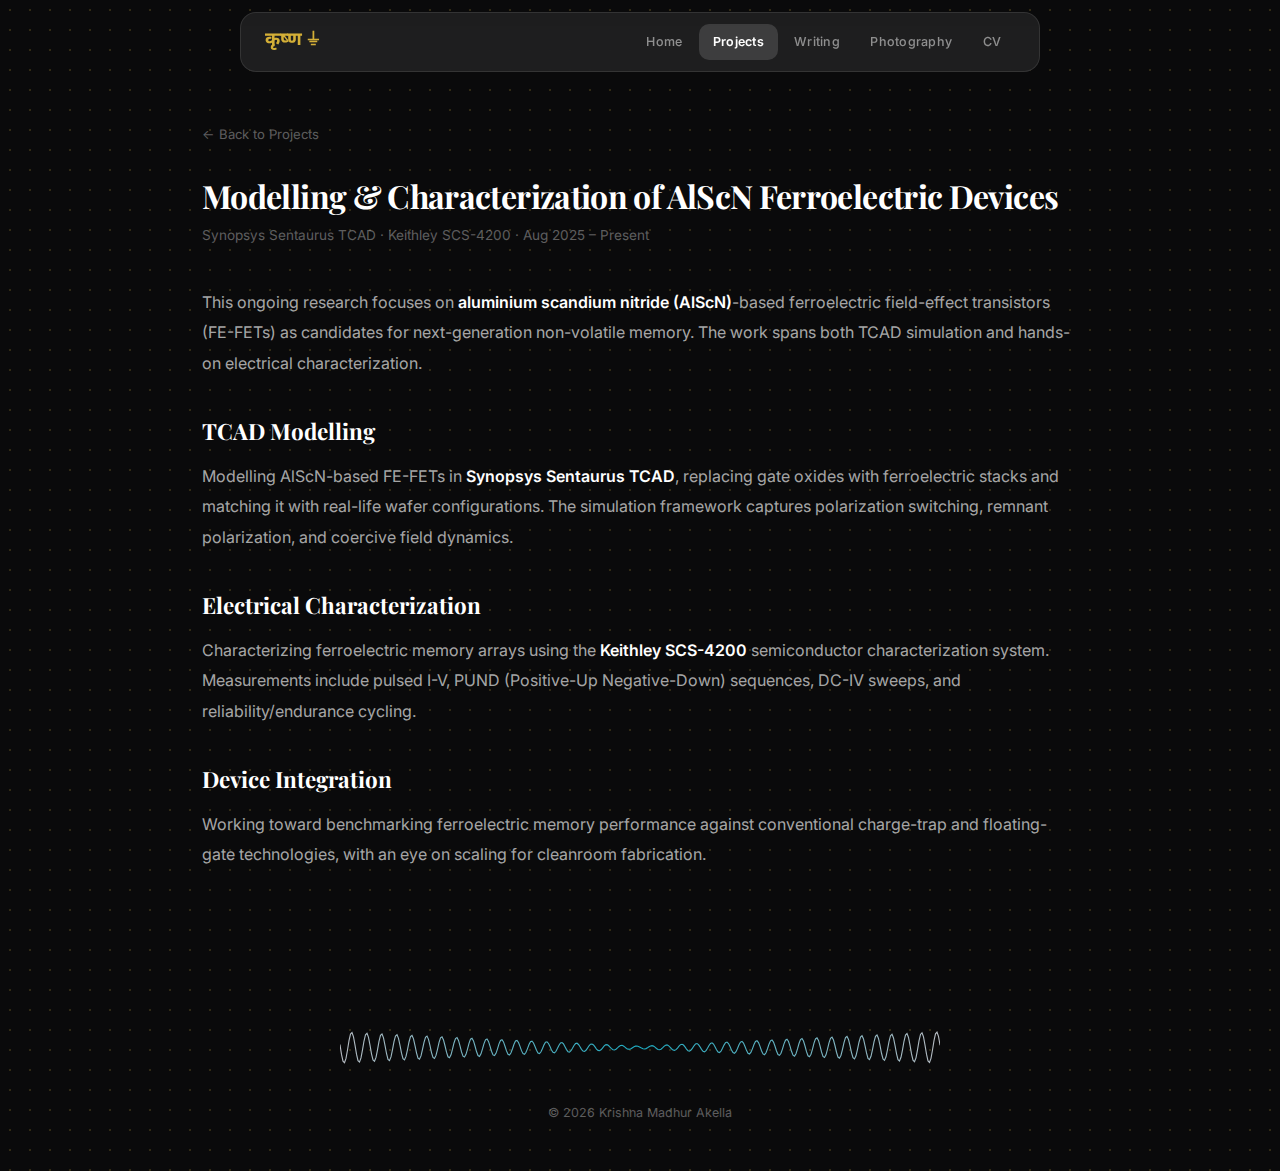
<file: projects/alscn-ferroelectrics.html>
<!DOCTYPE html>
<html lang="en">

<head>
    <meta charset="UTF-8" />
    <meta name="viewport" content="width=device-width, initial-scale=1.0" />
    <title>AlScN Ferroelectric Devices — Krishna Madhur Akella</title>
    <meta name="description"
        content="Modelling and characterization of AlScN-based ferroelectric FE-FET devices using Synopsys Sentaurus TCAD." />
    <link rel="stylesheet" href="../css/style.css?v=3" />
</head>

<body class="project-detail" data-glow="red">

    <nav class="navbar">
        <div class="nav-container">
            <a href="../index.html" class="nav-logo">कृष्ण ⏚</a>
            <div class="nav-tabs">
                <a href="../index.html#home" class="nav-tab">Home</a>
                <a href="../index.html#projects" class="nav-tab active">Projects</a>
                <a href="../index.html#writing" class="nav-tab">Writing</a>
                <a href="../index.html#photography" class="nav-tab">Photography</a>
                <a href="../index.html#cv" class="nav-tab">CV</a>
            </div>
            <button class="nav-hamburger" aria-label="Toggle menu">
                <span></span><span></span><span></span>
            </button>
        </div>
    </nav>

    <main class="detail-page">
        <a href="../index.html#projects" class="detail-back">← Back to Projects</a>

        <h1 class="detail-title">Modelling &amp; Characterization of AlScN Ferroelectric Devices</h1>
        <p class="detail-meta">Synopsys Sentaurus TCAD · Keithley SCS-4200 · Aug 2025 – Present</p>

        <div class="detail-body">
            <p>
                This ongoing research focuses on <strong>aluminium scandium nitride (AlScN)</strong>-based ferroelectric
                field-effect transistors (FE-FETs) as candidates for next-generation non-volatile memory. The work spans
                both TCAD simulation and hands-on electrical characterization.
            </p>

            <h2>TCAD Modelling</h2>
            <p>
                Modelling AlScN-based FE-FETs in <strong>Synopsys Sentaurus TCAD</strong>, replacing gate oxides with
                ferroelectric stacks and matching it with real-life wafer configurations. The simulation
                framework captures polarization switching, remnant polarization, and coercive field dynamics.
            </p>

            <h2>Electrical Characterization</h2>
            <p>
                Characterizing ferroelectric memory arrays using the <strong>Keithley SCS-4200</strong> semiconductor
                characterization system. Measurements include pulsed I-V, PUND (Positive-Up Negative-Down) sequences,
                DC-IV sweeps, and reliability/endurance cycling.
            </p>

            <h2>Device Integration</h2>
            <p>
                Working toward benchmarking ferroelectric memory performance against conventional
                charge-trap and floating-gate technologies, with an eye on scaling for cleanroom fabrication.
            </p>

            <!-- Add schematics, graphs, images here -->
            <!-- <img src="../assets/projects/alscn-iv-curve.png" alt="AlScN IV Characteristics" /> -->
        </div>
    </main>

    <footer class="footer">
        <p>&copy; 2026 Krishna Madhur Akella</p>
    </footer>

    <script>
        const hamburger = document.querySelector('.nav-hamburger');
        const navTabs = document.querySelector('.nav-tabs');
        if (hamburger) {
            hamburger.addEventListener('click', () => {
                hamburger.classList.toggle('open');
                navTabs.classList.toggle('open');
            });
        }
        // Lab Bench cursor glow
        document.addEventListener('mousemove', (e) => {
            document.documentElement.style.setProperty('--mouse-x', e.clientX + 'px');
            document.documentElement.style.setProperty('--mouse-y', e.clientY + 'px');
        });
        document.addEventListener('mouseleave', () => {
            document.documentElement.style.setProperty('--mouse-x', '-9999px');
            document.documentElement.style.setProperty('--mouse-y', '-9999px');
        });
    </script>
</body>

</html>
</file>
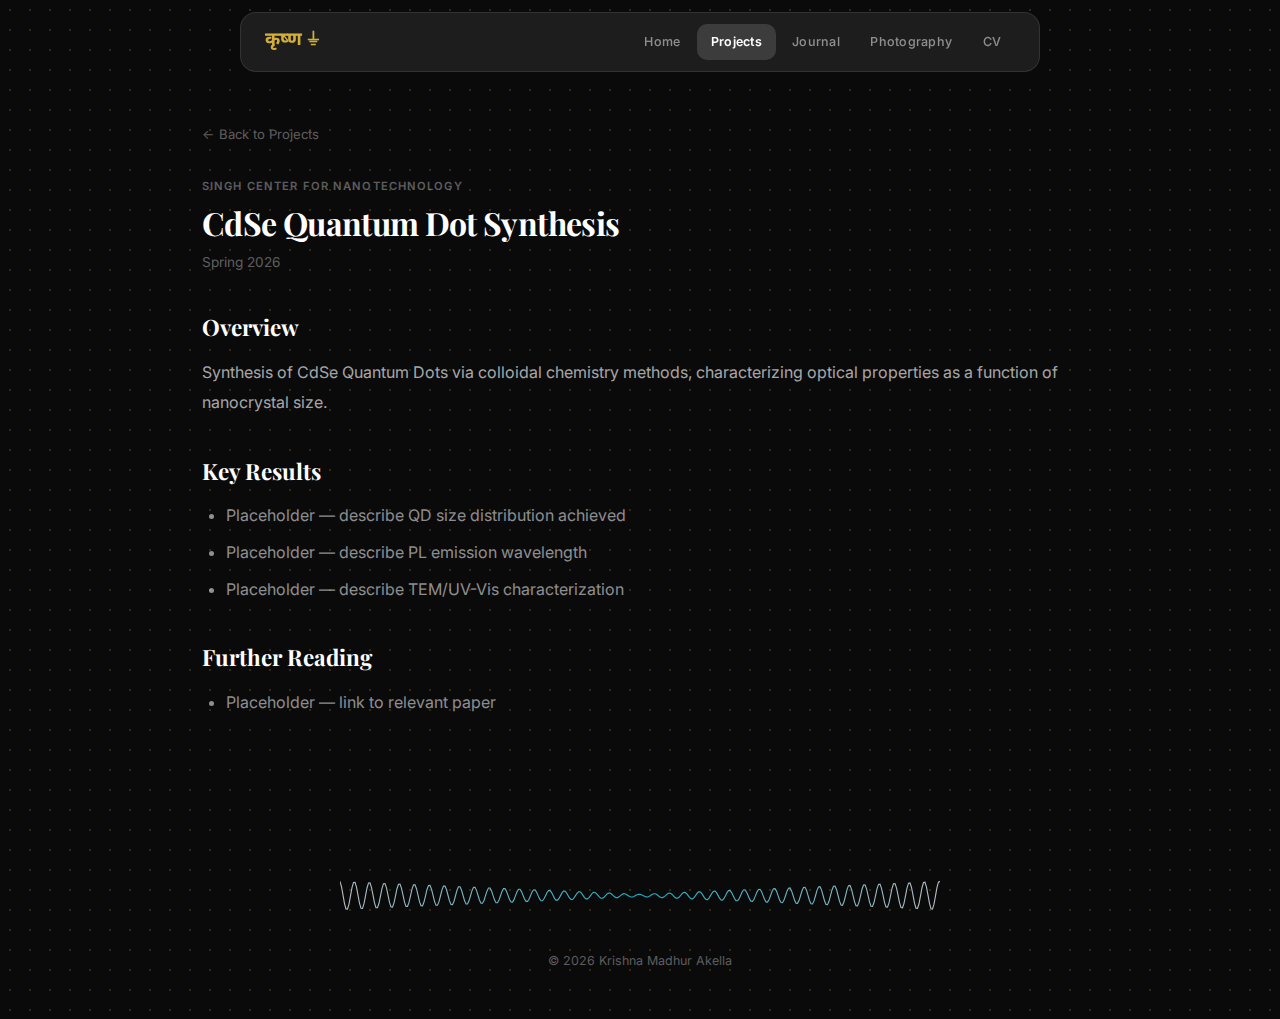
<file: projects/cdse-quantum-dots.html>
<!DOCTYPE html>
<html lang="en">

<head>
    <meta charset="UTF-8" />
    <meta name="viewport" content="width=device-width, initial-scale=1.0" />
    <title>CdSe Quantum Dot Synthesis — Krishna Madhur Akella</title>
    <meta name="description"
        content="CdSe Quantum Dot synthesis and characterization at the Singh Center for Nanotechnology." />
    <link rel="stylesheet" href="../css/style.css" />
</head>

<body class="project-detail">

    <nav class="navbar">
        <div class="nav-container">
            <a href="../" class="nav-logo">कृष्ण <span class="logo-ground">⏚</span></a>
            <div class="nav-tabs">
                <a href="../#home" class="nav-tab">Home</a>
                <a href="../#projects" class="nav-tab active">Projects</a>
                <a href="../#writing" class="nav-tab">Journal</a>
                <a href="../#photography" class="nav-tab">Photography</a>
                <a href="../#cv" class="nav-tab">CV</a>
            </div>
            <button class="nav-hamburger" aria-label="Toggle menu">
                <span></span><span></span><span></span>
            </button>
        </div>
    </nav>

    <main class="detail-page">
        <a href="../#projects" class="detail-back">← Back to Projects</a>
        <span class="detail-tag">Singh Center for Nanotechnology</span>
        <h1 class="detail-title">CdSe Quantum Dot Synthesis</h1>
        <p class="detail-meta">Spring 2026</p>

        <div class="detail-body">
            <!-- EDIT HERE: Add a 2-3 sentence intro about why QD synthesis matters -->
            <h2>Overview</h2>
            <p>
                <!-- EDIT HERE: Describe the QD synthesis process -->
                Synthesis of CdSe Quantum Dots via colloidal chemistry methods,
                characterizing optical properties as a function of nanocrystal size.
            </p>

            <!-- EDIT HERE: Add fluorescence/TEM images inline -->
            <!-- <img src="../assets/project-images/cdse-fluorescence.jpg" alt="CdSe QD fluorescence" /> -->

            <h2>Key Results</h2>
            <ul>
                <!-- EDIT HERE: Replace with your actual results -->
                <li>Placeholder — describe QD size distribution achieved</li>
                <li>Placeholder — describe PL emission wavelength</li>
                <li>Placeholder — describe TEM/UV-Vis characterization</li>
            </ul>

            <!-- EDIT HERE: Add report link if available -->
            <!--
            <h2>Report</h2>
            <p>
                <a href="../reports/CdSe-Report.pdf" class="detail-report-link"
                    data-report="../reports/CdSe-Report.pdf">
                    📄 View Report (PDF)
                </a>
            </p>
            -->

            <h2>Further Reading</h2>
            <ul>
                <!-- EDIT HERE: Add links to relevant papers or resources -->
                <li><a href="#" target="_blank" rel="noopener">Placeholder — link to relevant paper</a></li>
            </ul>
        </div>
    </main>

    <footer class="footer">
        <p>&copy; 2026 Krishna Madhur Akella</p>
    </footer>

    <div id="pdf-modal" class="pdf-modal" style="display:none;">
        <div class="pdf-modal-overlay"></div>
        <div class="pdf-modal-content">
            <button class="pdf-modal-close" aria-label="Close">&times;</button>
            <iframe id="pdf-viewer" src="" title="Report Preview"></iframe>
        </div>
    </div>

    <script>
        const hamburger = document.querySelector('.nav-hamburger');
        const navTabs = document.querySelector('.nav-tabs');
        if (hamburger) { hamburger.addEventListener('click', () => { hamburger.classList.toggle('open'); navTabs.classList.toggle('open'); }); }
        const pdfModal = document.getElementById('pdf-modal');
        const pdfViewer = document.getElementById('pdf-viewer');
        document.querySelectorAll('[data-report]').forEach(link => {
            link.addEventListener('click', e => { e.preventDefault(); pdfViewer.src = link.getAttribute('data-report') + '#toolbar=0&navpanes=0'; pdfModal.style.display = 'flex'; document.body.style.overflow = 'hidden'; });
        });
        document.querySelector('.pdf-modal-close')?.addEventListener('click', () => { pdfModal.style.display = 'none'; pdfViewer.src = ''; document.body.style.overflow = ''; });
        document.querySelector('.pdf-modal-overlay')?.addEventListener('click', () => { pdfModal.style.display = 'none'; pdfViewer.src = ''; document.body.style.overflow = ''; });
    </script>
</body>

</html>
</file>
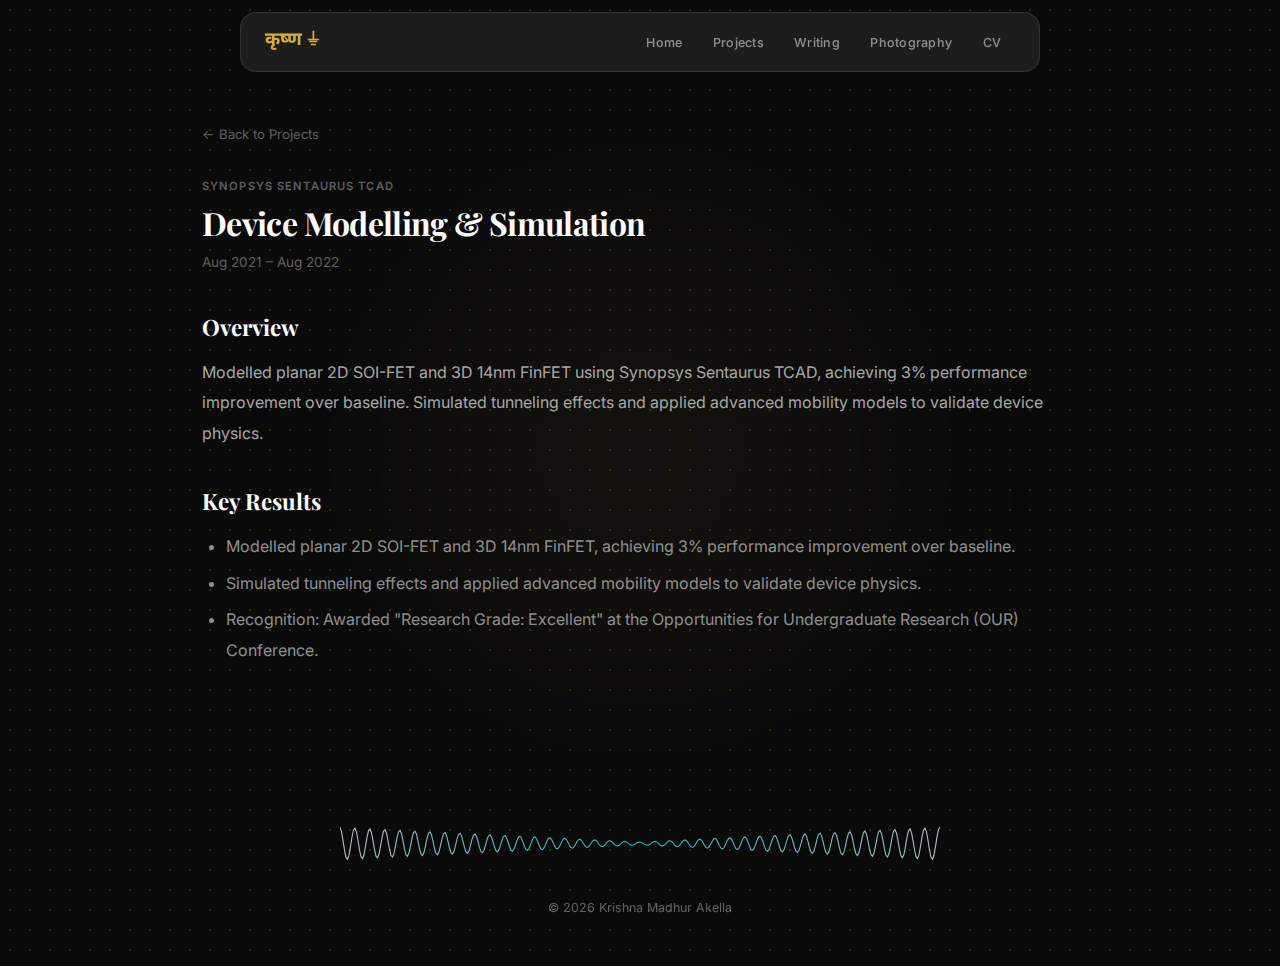
<file: projects/device-modelling.html>
<!DOCTYPE html>
<html lang="en">

<head>
    <meta charset="UTF-8" />
    <meta name="viewport" content="width=device-width, initial-scale=1.0" />
    <title>Device Modelling & Simulation — Krishna Madhur Akella</title>
    <meta name="description" content="SOI-FET and FinFET modelling using Synopsys Sentaurus TCAD." />
    <link rel="stylesheet" href="../css/style.css?v=3" />
</head>

<body class="project-detail" data-glow="red">

    <nav class="navbar">
        <div class="nav-container">
            <a href="../" class="nav-logo">कृष्ण ⏚</a>
            <div class="nav-tabs">
                <button class="nav-tab" onclick="window.location='../'">Home</button>
                <button class="nav-tab active" onclick="window.location='../#projects'">Projects</button>
                <button class="nav-tab" onclick="window.location='../#writing'">Writing</button>
                <button class="nav-tab" onclick="window.location='../#photography'">Photography</button>
                <button class="nav-tab" onclick="window.location='../#cv'">CV</button>
            </div>
            <button class="nav-hamburger" aria-label="Toggle menu">
                <span></span>
                <span></span>
                <span></span>
            </button>
        </div>
    </nav>

    <main class="detail-page">
        <a href="../" class="detail-back">← Back to Projects</a>
        <span class="detail-tag">Synopsys Sentaurus TCAD</span>
        <h1 class="detail-title">Device Modelling &amp; Simulation</h1>
        <p class="detail-meta">Aug 2021 – Aug 2022</p>

        <div class="detail-body">
            <h2>Overview</h2>
            <p>
                Modelled planar 2D SOI-FET and 3D 14nm FinFET using Synopsys Sentaurus TCAD,
                achieving 3% performance improvement over baseline. Simulated tunneling effects
                and applied advanced mobility models to validate device physics.
            </p>

            <h2>Key Results</h2>
            <ul>
                <li>Modelled planar 2D SOI-FET and 3D 14nm FinFET, achieving 3% performance improvement over baseline.
                </li>
                <li>Simulated tunneling effects and applied advanced mobility models to validate device physics.</li>
                <li>Recognition: Awarded "Research Grade: Excellent" at the Opportunities for Undergraduate Research
                    (OUR) Conference.</li>
            </ul>
        </div>
    </main>

    <footer class="footer">
        <p>&copy; 2026 Krishna Madhur Akella</p>
    </footer>

    <script src="../js/main.js">
        // Lab Bench cursor glow
        document.addEventListener('mousemove', (e) => {
            document.documentElement.style.setProperty('--mouse-x', e.clientX + 'px');
            document.documentElement.style.setProperty('--mouse-y', e.clientY + 'px');
        });
        document.addEventListener('mouseleave', () => {
            document.documentElement.style.setProperty('--mouse-x', '-9999px');
            document.documentElement.style.setProperty('--mouse-y', '-9999px');
        });
    </script>
</body>

</html>
</file>
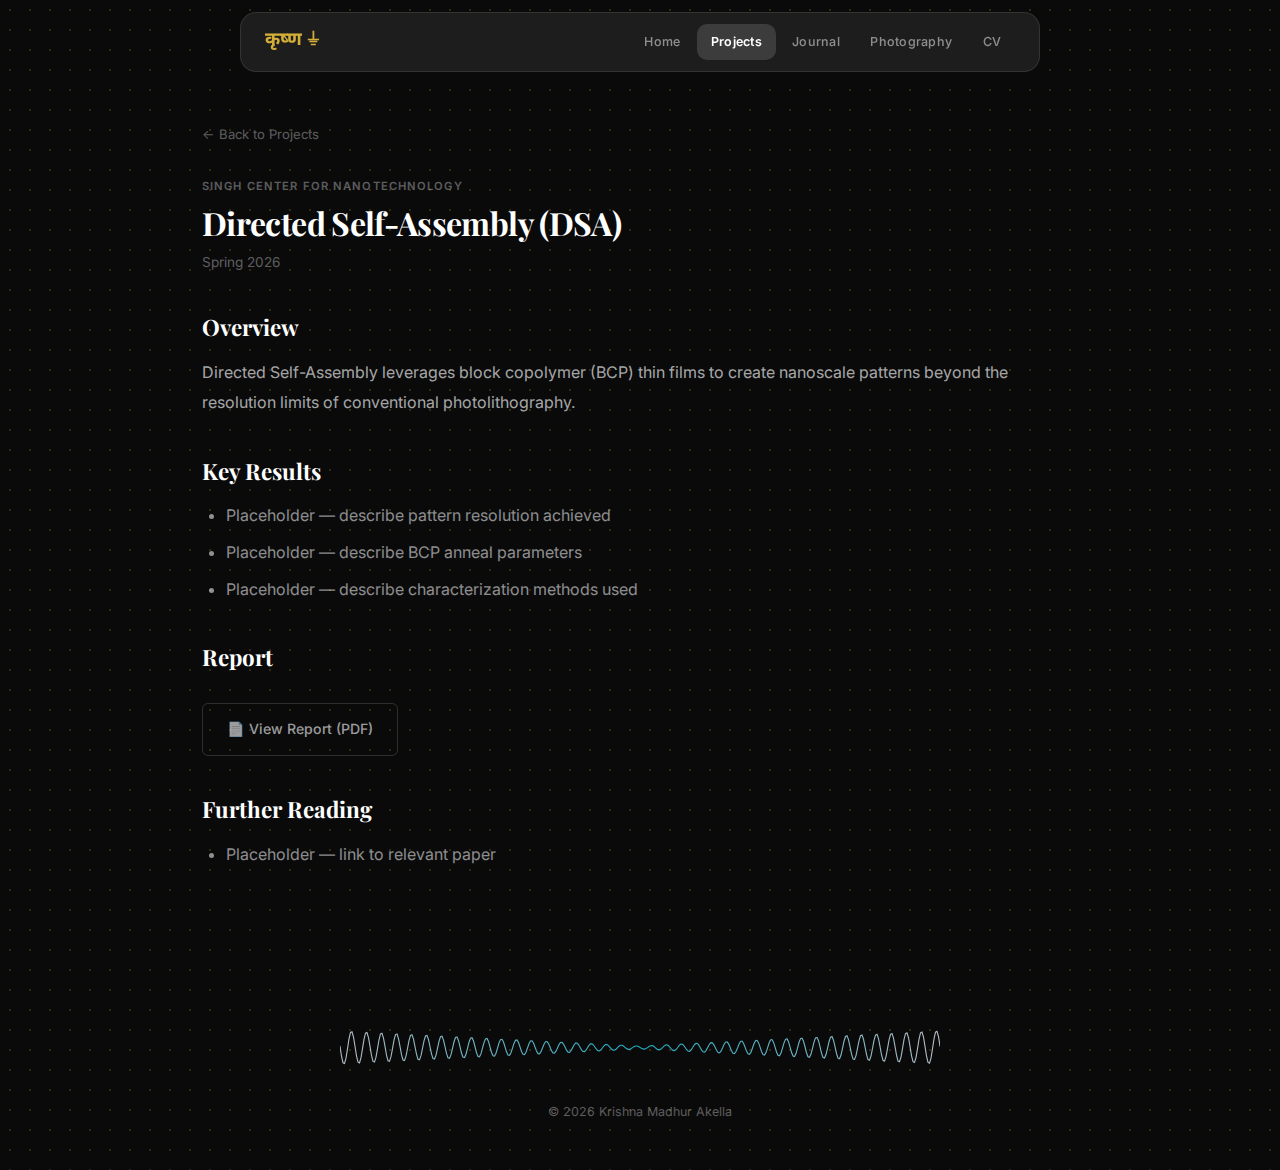
<file: projects/dsa.html>
<!DOCTYPE html>
<html lang="en">

<head>
    <meta charset="UTF-8" />
    <meta name="viewport" content="width=device-width, initial-scale=1.0" />
    <title>Directed Self-Assembly (DSA) — Krishna Madhur Akella</title>
    <meta name="description"
        content="Directed Self-Assembly (DSA) nanopatterning at the Singh Center for Nanotechnology." />
    <link rel="stylesheet" href="../css/style.css" />
</head>

<body class="project-detail">

    <nav class="navbar">
        <div class="nav-container">
            <a href="../" class="nav-logo">कृष्ण <span class="logo-ground">⏚</span></a>
            <div class="nav-tabs">
                <a href="../#home" class="nav-tab">Home</a>
                <a href="../#projects" class="nav-tab active">Projects</a>
                <a href="../#writing" class="nav-tab">Journal</a>
                <a href="../#photography" class="nav-tab">Photography</a>
                <a href="../#cv" class="nav-tab">CV</a>
            </div>
            <button class="nav-hamburger" aria-label="Toggle menu">
                <span></span><span></span><span></span>
            </button>
        </div>
    </nav>

    <main class="detail-page">
        <a href="../#projects" class="detail-back">← Back to Projects</a>
        <span class="detail-tag">Singh Center for Nanotechnology</span>
        <h1 class="detail-title">Directed Self-Assembly (DSA)</h1>
        <p class="detail-meta">Spring 2026</p>

        <div class="detail-body">
            <!-- EDIT HERE: Add a 2-3 sentence intro about why DSA matters and what excited you about it -->
            <h2>Overview</h2>
            <p>
                <!-- EDIT HERE: Describe the DSA process, materials used, and goals -->
                Directed Self-Assembly leverages block copolymer (BCP) thin films to create
                nanoscale patterns beyond the resolution limits of conventional photolithography.
            </p>

            <!-- EDIT HERE: Add SEM/microscope images inline -->
            <!-- <img src="../assets/project-images/dsa-sem.jpg" alt="DSA SEM image" /> -->

            <h2>Key Results</h2>
            <ul>
                <!-- EDIT HERE: Replace with your actual results -->
                <li>Placeholder — describe pattern resolution achieved</li>
                <li>Placeholder — describe BCP anneal parameters</li>
                <li>Placeholder — describe characterization methods used</li>
            </ul>

            <h2>Report</h2>
            <p>
                <a href="../reports/ESE5360_DSA-Report_GrpA.pdf" class="detail-report-link"
                    data-report="../reports/ESE5360_DSA-Report_GrpA.pdf">
                    📄 View Report (PDF)
                </a>
            </p>

            <h2>Further Reading</h2>
            <ul>
                <!-- EDIT HERE: Add links to relevant papers or resources -->
                <li><a href="#" target="_blank" rel="noopener">Placeholder — link to relevant paper</a></li>
            </ul>
        </div>
    </main>

    <footer class="footer">
        <p>&copy; 2026 Krishna Madhur Akella</p>
    </footer>

    <div id="pdf-modal" class="pdf-modal" style="display:none;">
        <div class="pdf-modal-overlay"></div>
        <div class="pdf-modal-content">
            <button class="pdf-modal-close" aria-label="Close">&times;</button>
            <iframe id="pdf-viewer" src="" title="Report Preview"></iframe>
        </div>
    </div>

    <script>
        const hamburger = document.querySelector('.nav-hamburger');
        const navTabs = document.querySelector('.nav-tabs');
        if (hamburger) { hamburger.addEventListener('click', () => { hamburger.classList.toggle('open'); navTabs.classList.toggle('open'); }); }
        const pdfModal = document.getElementById('pdf-modal');
        const pdfViewer = document.getElementById('pdf-viewer');
        document.querySelectorAll('[data-report]').forEach(link => {
            link.addEventListener('click', e => { e.preventDefault(); pdfViewer.src = link.getAttribute('data-report') + '#toolbar=0&navpanes=0'; pdfModal.style.display = 'flex'; document.body.style.overflow = 'hidden'; });
        });
        document.querySelector('.pdf-modal-close')?.addEventListener('click', () => { pdfModal.style.display = 'none'; pdfViewer.src = ''; document.body.style.overflow = ''; });
        document.querySelector('.pdf-modal-overlay')?.addEventListener('click', () => { pdfModal.style.display = 'none'; pdfViewer.src = ''; document.body.style.overflow = ''; });
    </script>
</body>

</html>
</file>
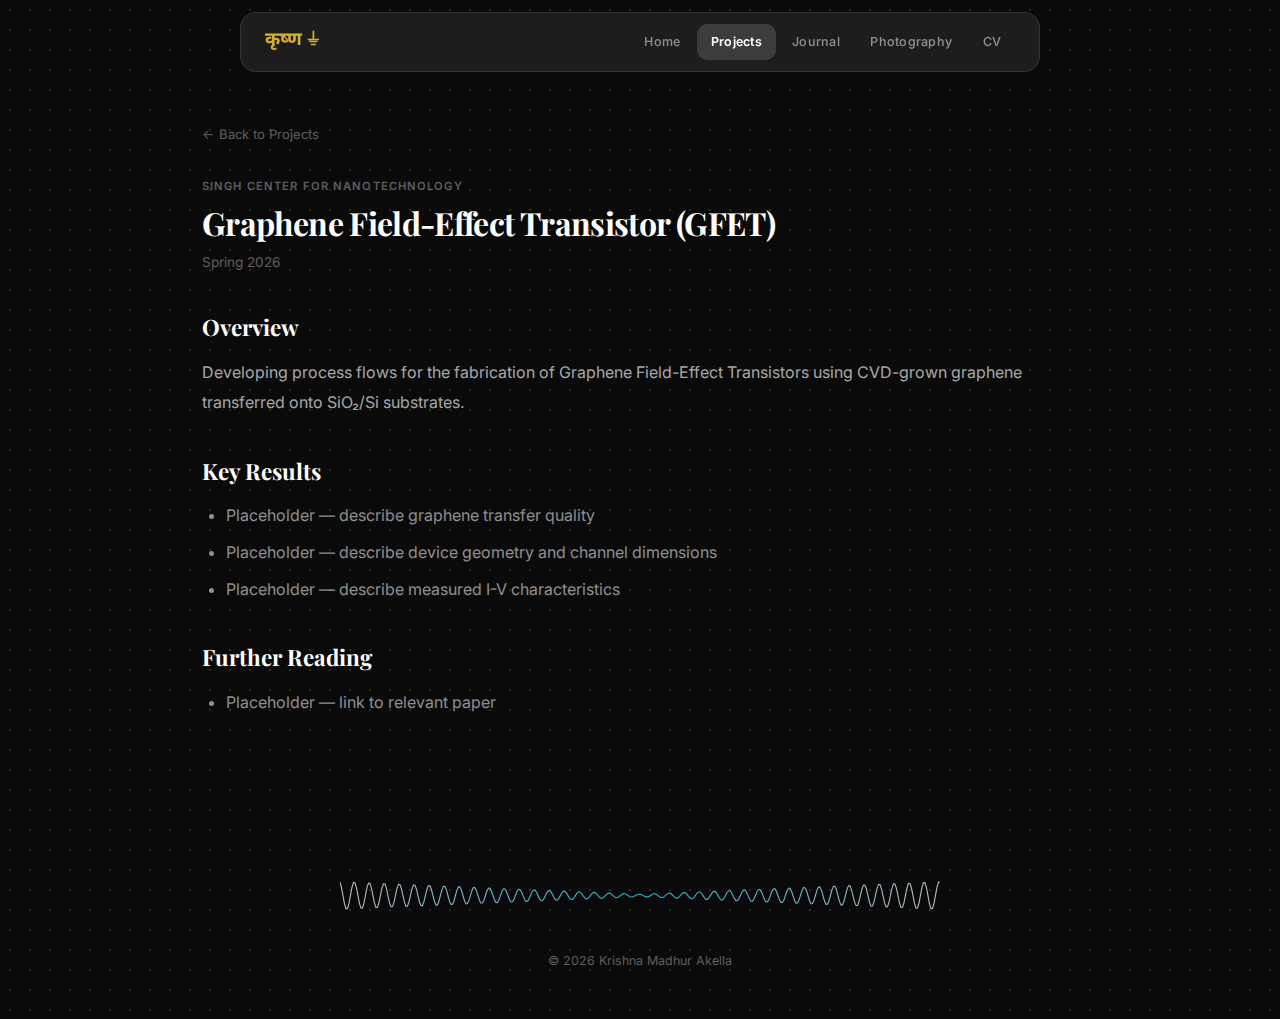
<file: projects/graphene-transistor.html>
<!DOCTYPE html>
<html lang="en">

<head>
    <meta charset="UTF-8" />
    <meta name="viewport" content="width=device-width, initial-scale=1.0" />
    <title>Graphene Field-Effect Transistor (GFET) — Krishna Madhur Akella</title>
    <meta name="description" content="Graphene FET fabrication at the Singh Center for Nanotechnology." />
    <link rel="stylesheet" href="../css/style.css" />
</head>

<body class="project-detail">

    <nav class="navbar">
        <div class="nav-container">
            <a href="../" class="nav-logo">कृष्ण <span class="logo-ground">⏚</span></a>
            <div class="nav-tabs">
                <a href="../#home" class="nav-tab">Home</a>
                <a href="../#projects" class="nav-tab active">Projects</a>
                <a href="../#writing" class="nav-tab">Journal</a>
                <a href="../#photography" class="nav-tab">Photography</a>
                <a href="../#cv" class="nav-tab">CV</a>
            </div>
            <button class="nav-hamburger" aria-label="Toggle menu">
                <span></span><span></span><span></span>
            </button>
        </div>
    </nav>

    <main class="detail-page">
        <a href="../#projects" class="detail-back">← Back to Projects</a>
        <span class="detail-tag">Singh Center for Nanotechnology</span>
        <h1 class="detail-title">Graphene Field-Effect Transistor (GFET)</h1>
        <p class="detail-meta">Spring 2026</p>

        <div class="detail-body">
            <!-- EDIT HERE: Add a 2-3 sentence intro about why GFETs matter -->
            <h2>Overview</h2>
            <p>
                <!-- EDIT HERE: Describe the GFET fabrication process -->
                Developing process flows for the fabrication of Graphene Field-Effect Transistors
                using CVD-grown graphene transferred onto SiO₂/Si substrates.
            </p>

            <!-- EDIT HERE: Add SEM/microscope images inline -->
            <!-- <img src="../assets/project-images/gfet-device.jpg" alt="GFET device" /> -->

            <h2>Key Results</h2>
            <ul>
                <!-- EDIT HERE: Replace with your actual results -->
                <li>Placeholder — describe graphene transfer quality</li>
                <li>Placeholder — describe device geometry and channel dimensions</li>
                <li>Placeholder — describe measured I-V characteristics</li>
            </ul>

            <!-- EDIT HERE: Add report link if available -->
            <!--
            <h2>Report</h2>
            <p>
                <a href="../reports/GFET-Report.pdf" class="detail-report-link"
                    data-report="../reports/GFET-Report.pdf">
                    📄 View Report (PDF)
                </a>
            </p>
            -->

            <h2>Further Reading</h2>
            <ul>
                <!-- EDIT HERE: Add links to relevant papers or resources -->
                <li><a href="#" target="_blank" rel="noopener">Placeholder — link to relevant paper</a></li>
            </ul>
        </div>
    </main>

    <footer class="footer">
        <p>&copy; 2026 Krishna Madhur Akella</p>
    </footer>

    <div id="pdf-modal" class="pdf-modal" style="display:none;">
        <div class="pdf-modal-overlay"></div>
        <div class="pdf-modal-content">
            <button class="pdf-modal-close" aria-label="Close">&times;</button>
            <iframe id="pdf-viewer" src="" title="Report Preview"></iframe>
        </div>
    </div>

    <script>
        const hamburger = document.querySelector('.nav-hamburger');
        const navTabs = document.querySelector('.nav-tabs');
        if (hamburger) { hamburger.addEventListener('click', () => { hamburger.classList.toggle('open'); navTabs.classList.toggle('open'); }); }
        const pdfModal = document.getElementById('pdf-modal');
        const pdfViewer = document.getElementById('pdf-viewer');
        document.querySelectorAll('[data-report]').forEach(link => {
            link.addEventListener('click', e => { e.preventDefault(); pdfViewer.src = link.getAttribute('data-report') + '#toolbar=0&navpanes=0'; pdfModal.style.display = 'flex'; document.body.style.overflow = 'hidden'; });
        });
        document.querySelector('.pdf-modal-close')?.addEventListener('click', () => { pdfModal.style.display = 'none'; pdfViewer.src = ''; document.body.style.overflow = ''; });
        document.querySelector('.pdf-modal-overlay')?.addEventListener('click', () => { pdfModal.style.display = 'none'; pdfViewer.src = ''; document.body.style.overflow = ''; });
    </script>
</body>

</html>
</file>
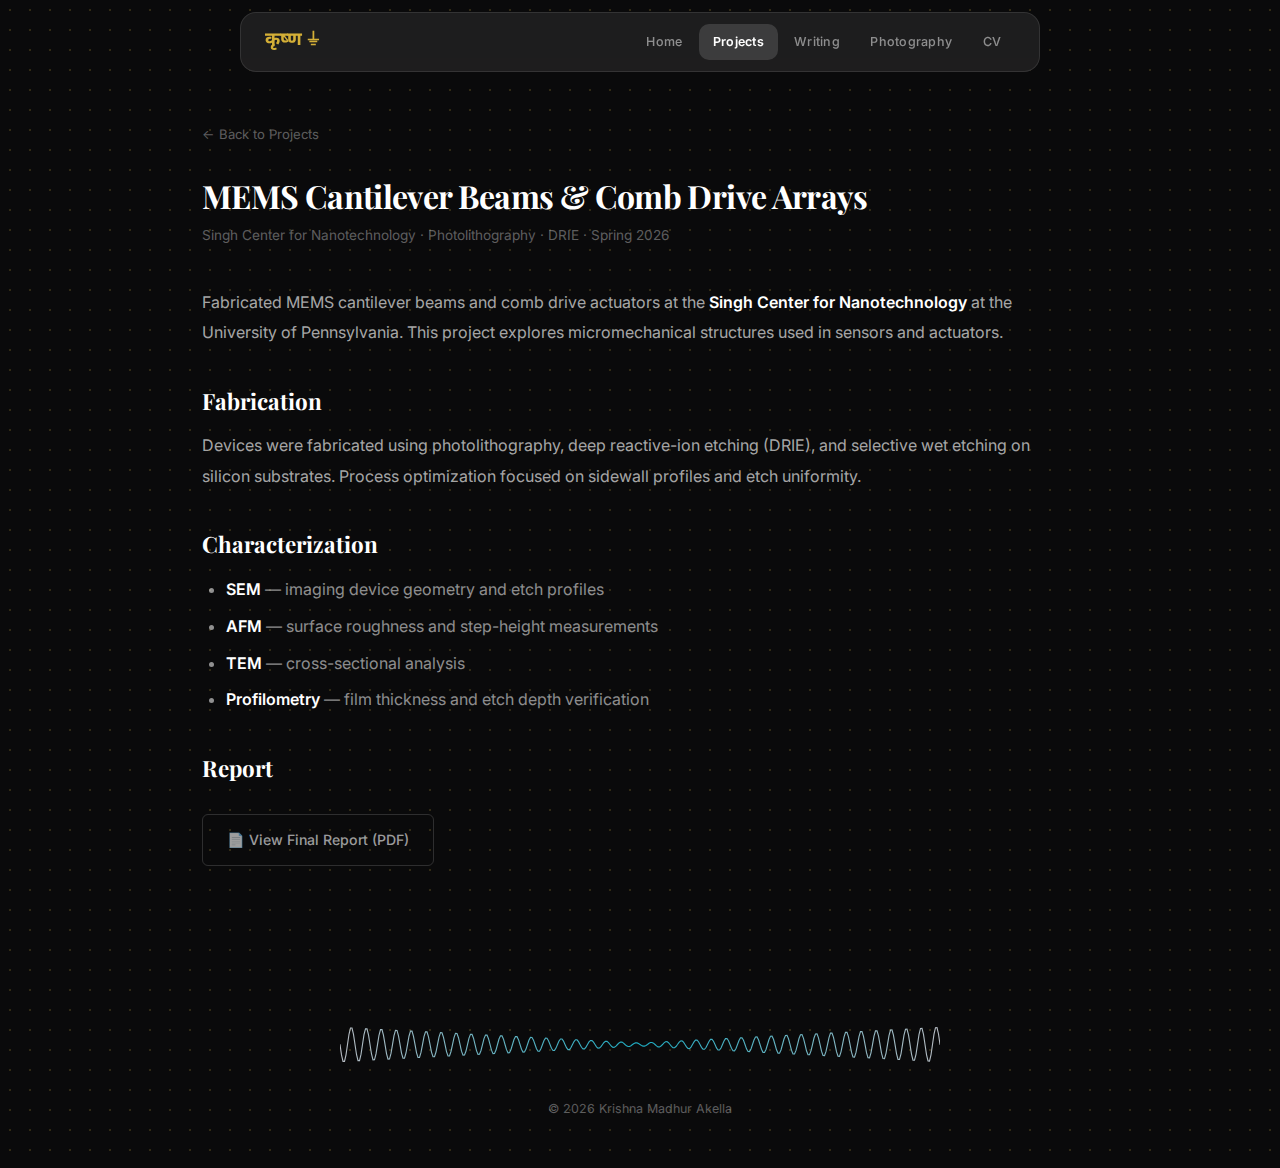
<file: projects/mems-cantilever.html>
<!DOCTYPE html>
<html lang="en">

<head>
    <meta charset="UTF-8" />
    <meta name="viewport" content="width=device-width, initial-scale=1.0" />
    <title>MEMS Cantilever &amp; Comb Drives — Krishna Madhur Akella</title>
    <meta name="description"
        content="MEMS cantilever beams and comb drive arrays fabricated at the Singh Center for Nanotechnology." />
    <link rel="stylesheet" href="../css/style.css?v=3" />
</head>

<body class="project-detail" data-glow="cyan">

    <nav class="navbar">
        <div class="nav-container">
            <a href="../index.html" class="nav-logo">कृष्ण ⏚</a>
            <div class="nav-tabs">
                <a href="../index.html#home" class="nav-tab">Home</a>
                <a href="../index.html#projects" class="nav-tab active">Projects</a>
                <a href="../index.html#writing" class="nav-tab">Writing</a>
                <a href="../index.html#photography" class="nav-tab">Photography</a>
                <a href="../index.html#cv" class="nav-tab">CV</a>
            </div>
            <button class="nav-hamburger" aria-label="Toggle menu">
                <span></span><span></span><span></span>
            </button>
        </div>
    </nav>

    <main class="detail-page">
        <a href="../index.html#projects" class="detail-back">← Back to Projects</a>

        <h1 class="detail-title">MEMS Cantilever Beams &amp; Comb Drive Arrays</h1>
        <p class="detail-meta">Singh Center for Nanotechnology · Photolithography · DRIE · Spring 2026</p>

        <div class="detail-body">
            <p>
                Fabricated MEMS cantilever beams and comb drive actuators at the
                <strong>Singh Center for Nanotechnology</strong> at the University of Pennsylvania.
                This project explores micromechanical structures used in sensors and actuators.
            </p>

            <h2>Fabrication</h2>
            <p>
                Devices were fabricated using photolithography, deep reactive-ion etching (DRIE),
                and selective wet etching on silicon substrates. Process optimization focused on
                sidewall profiles and etch uniformity.
            </p>

            <h2>Characterization</h2>
            <ul>
                <li><strong>SEM</strong> — imaging device geometry and etch profiles</li>
                <li><strong>AFM</strong> — surface roughness and step-height measurements</li>
                <li><strong>TEM</strong> — cross-sectional analysis</li>
                <li><strong>Profilometry</strong> — film thickness and etch depth verification</li>
            </ul>

            <!-- EDIT HERE: Add additional MEMS-specific results or process details -->

            <h2>Report</h2>
            <p>
                <a href="../reports/ESE5360_MEMS-Report_GrpA.pdf" class="detail-report-link"
                    data-report="../reports/ESE5360_MEMS-Report_GrpA.pdf">
                    📄 View Final Report (PDF)
                </a>
            </p>
        </div>
    </main>

    <footer class="footer">
        <p>&copy; 2026 Krishna Madhur Akella</p>
    </footer>

    <div id="pdf-modal" class="pdf-modal" style="display:none;">
        <div class="pdf-modal-overlay"></div>
        <div class="pdf-modal-content">
            <button class="pdf-modal-close" aria-label="Close">&times;</button>
            <iframe id="pdf-viewer" src="" title="Report Preview"></iframe>
        </div>
    </div>

    <script>
        const hamburger = document.querySelector('.nav-hamburger');
        const navTabs = document.querySelector('.nav-tabs');
        if (hamburger) { hamburger.addEventListener('click', () => { hamburger.classList.toggle('open'); navTabs.classList.toggle('open'); }); }
        const pdfModal = document.getElementById('pdf-modal');
        const pdfViewer = document.getElementById('pdf-viewer');
        document.querySelectorAll('[data-report]').forEach(link => {
            link.addEventListener('click', e => { e.preventDefault(); pdfViewer.src = link.getAttribute('data-report') + '#toolbar=0&navpanes=0'; pdfModal.style.display = 'flex'; document.body.style.overflow = 'hidden'; });
        });
        document.querySelector('.pdf-modal-close').addEventListener('click', () => { pdfModal.style.display = 'none'; pdfViewer.src = ''; document.body.style.overflow = ''; });
        document.querySelector('.pdf-modal-overlay').addEventListener('click', () => { pdfModal.style.display = 'none'; pdfViewer.src = ''; document.body.style.overflow = ''; });
    
        // Lab Bench cursor glow
        document.addEventListener('mousemove', (e) => {
            document.documentElement.style.setProperty('--mouse-x', e.clientX + 'px');
            document.documentElement.style.setProperty('--mouse-y', e.clientY + 'px');
        });
        document.addEventListener('mouseleave', () => {
            document.documentElement.style.setProperty('--mouse-x', '-9999px');
            document.documentElement.style.setProperty('--mouse-y', '-9999px');
        });
    </script>
</body>

</html>
</file>
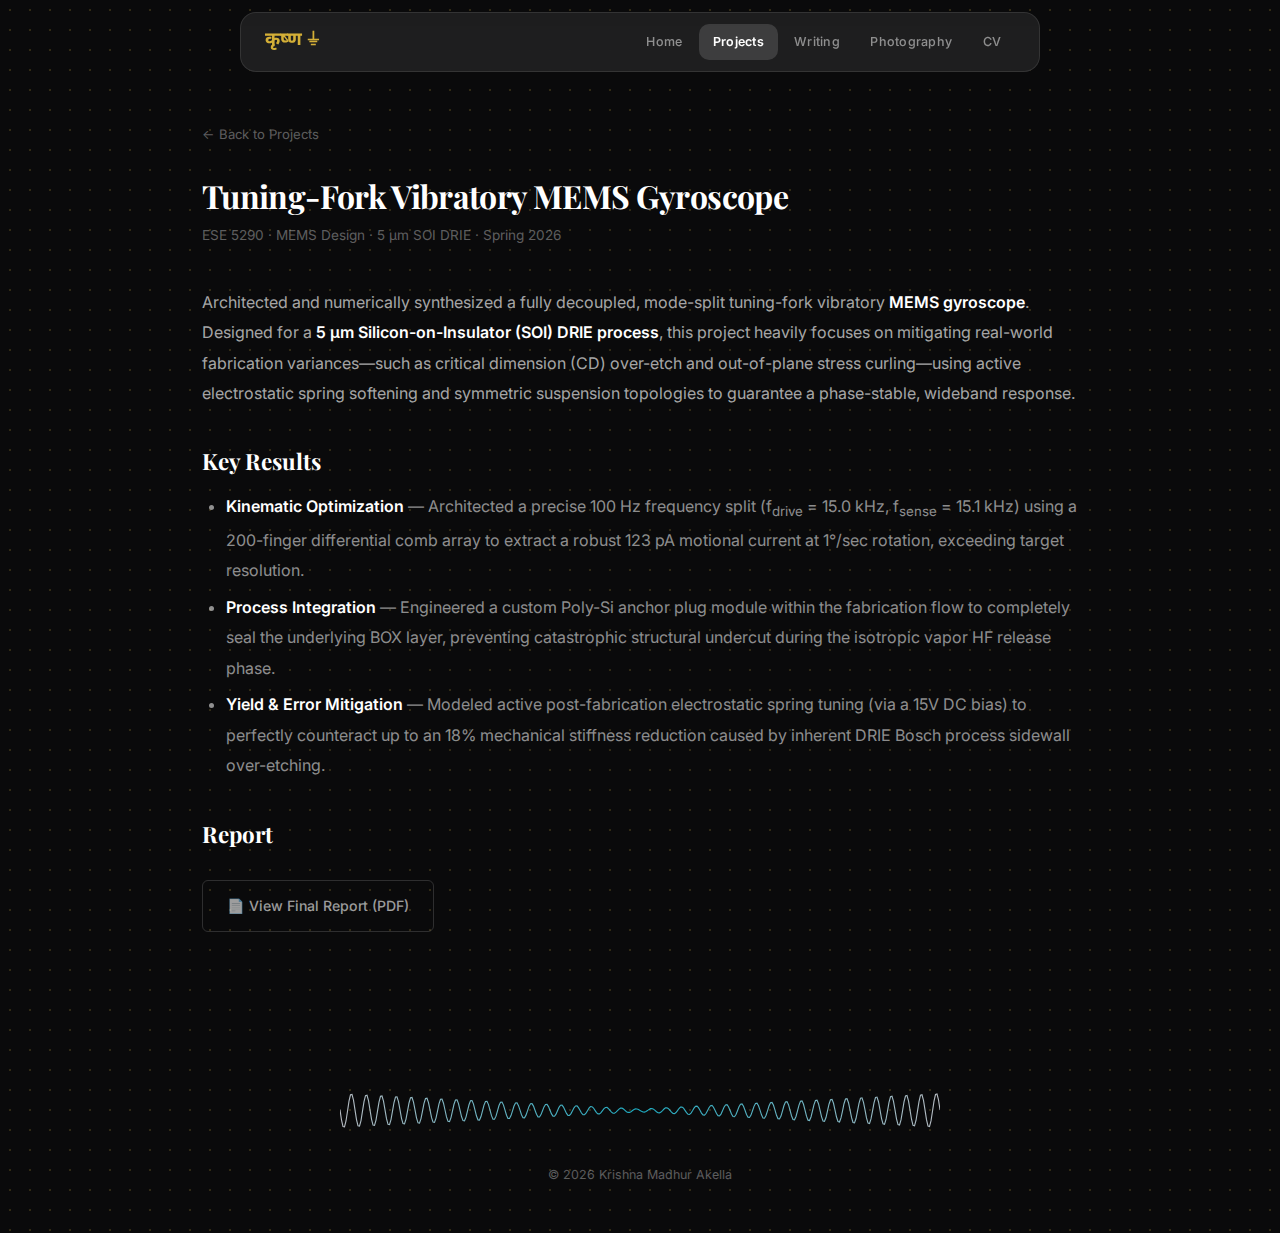
<file: projects/mems-gyroscope.html>
<!DOCTYPE html>
<html lang="en">

<head>
    <meta charset="UTF-8" />
    <meta name="viewport" content="width=device-width, initial-scale=1.0" />
    <title>MEMS Vibratory Gyroscope — Krishna Madhur Akella</title>
    <meta name="description"
        content="Fully decoupled, mode-split tuning-fork vibratory MEMS gyroscope designed for 5μm SOI DRIE process." />
    <link rel="stylesheet" href="../css/style.css?v=6" />
</head>

<body class="project-detail" data-glow="cyan">

    <nav class="navbar">
        <div class="nav-container">
            <a href="../index.html" class="nav-logo">कृष्ण ⏚</a>
            <div class="nav-tabs">
                <a href="../index.html#home" class="nav-tab">Home</a>
                <a href="../index.html#projects" class="nav-tab active">Projects</a>
                <a href="../index.html#writing" class="nav-tab">Writing</a>
                <a href="../index.html#photography" class="nav-tab">Photography</a>
                <a href="../index.html#cv" class="nav-tab">CV</a>
            </div>
            <button class="nav-hamburger" aria-label="Toggle menu">
                <span></span><span></span><span></span>
            </button>
        </div>
    </nav>

    <main class="detail-page">
        <a href="../index.html#projects" class="detail-back">← Back to Projects</a>

        <h1 class="detail-title">Tuning-Fork Vibratory MEMS Gyroscope</h1>
        <p class="detail-meta">ESE 5290 · MEMS Design · 5 μm SOI DRIE · Spring 2026</p>

        <div class="detail-body">
            <p>
                Architected and numerically synthesized a fully decoupled, mode-split tuning-fork
                vibratory <strong>MEMS gyroscope</strong>. Designed for a
                <strong>5 μm Silicon-on-Insulator (SOI) DRIE process</strong>, this project heavily
                focuses on mitigating real-world fabrication variances—such as critical dimension (CD)
                over-etch and out-of-plane stress curling—using active electrostatic spring softening
                and symmetric suspension topologies to guarantee a phase-stable, wideband response.
            </p>

            <h2>Key Results</h2>
            <ul>
                <li><strong>Kinematic Optimization</strong> — Architected a precise 100 Hz frequency
                    split (f<sub>drive</sub> = 15.0 kHz, f<sub>sense</sub> = 15.1 kHz) using a
                    200-finger differential comb array to extract a robust 123 pA motional current
                    at 1°/sec rotation, exceeding target resolution.</li>
                <li><strong>Process Integration</strong> — Engineered a custom Poly-Si anchor plug
                    module within the fabrication flow to completely seal the underlying BOX layer,
                    preventing catastrophic structural undercut during the isotropic vapor HF release
                    phase.</li>
                <li><strong>Yield &amp; Error Mitigation</strong> — Modeled active post-fabrication
                    electrostatic spring tuning (via a 15V DC bias) to perfectly counteract up to an
                    18% mechanical stiffness reduction caused by inherent DRIE Bosch process sidewall
                    over-etching.</li>
            </ul>

            <h2>Report</h2>
            <p>
                <a href="../reports/ESE5290_Gyroscope.pdf" class="detail-report-link"
                    data-report="../reports/ESE5290_Gyroscope.pdf">
                    📄 View Final Report (PDF)
                </a>
            </p>
        </div>
    </main>

    <footer class="footer">
        <p>&copy; 2026 Krishna Madhur Akella</p>
    </footer>

    <div id="pdf-modal" class="pdf-modal" style="display:none;">
        <div class="pdf-modal-overlay"></div>
        <div class="pdf-modal-content">
            <button class="pdf-modal-close" aria-label="Close">&times;</button>
            <iframe id="pdf-viewer" src="" title="Report Preview"></iframe>
        </div>
    </div>

    <script>
        const hamburger = document.querySelector('.nav-hamburger');
        const navTabs = document.querySelector('.nav-tabs');
        if (hamburger) { hamburger.addEventListener('click', () => { hamburger.classList.toggle('open'); navTabs.classList.toggle('open'); }); }
        const pdfModal = document.getElementById('pdf-modal');
        const pdfViewer = document.getElementById('pdf-viewer');
        document.querySelectorAll('[data-report]').forEach(link => {
            link.addEventListener('click', e => { e.preventDefault(); pdfViewer.src = link.getAttribute('data-report') + '#toolbar=0&navpanes=0'; pdfModal.style.display = 'flex'; document.body.style.overflow = 'hidden'; });
        });
        document.querySelector('.pdf-modal-close').addEventListener('click', () => { pdfModal.style.display = 'none'; pdfViewer.src = ''; document.body.style.overflow = ''; });
        document.querySelector('.pdf-modal-overlay').addEventListener('click', () => { pdfModal.style.display = 'none'; pdfViewer.src = ''; document.body.style.overflow = ''; });
    
        // Lab Bench cursor glow
        document.addEventListener('mousemove', (e) => {
            document.documentElement.style.setProperty('--mouse-x', e.clientX + 'px');
            document.documentElement.style.setProperty('--mouse-y', e.clientY + 'px');
        });
        document.addEventListener('mouseleave', () => {
            document.documentElement.style.setProperty('--mouse-x', '-9999px');
            document.documentElement.style.setProperty('--mouse-y', '-9999px');
        });
    </script>
</body>

</html>
</file>
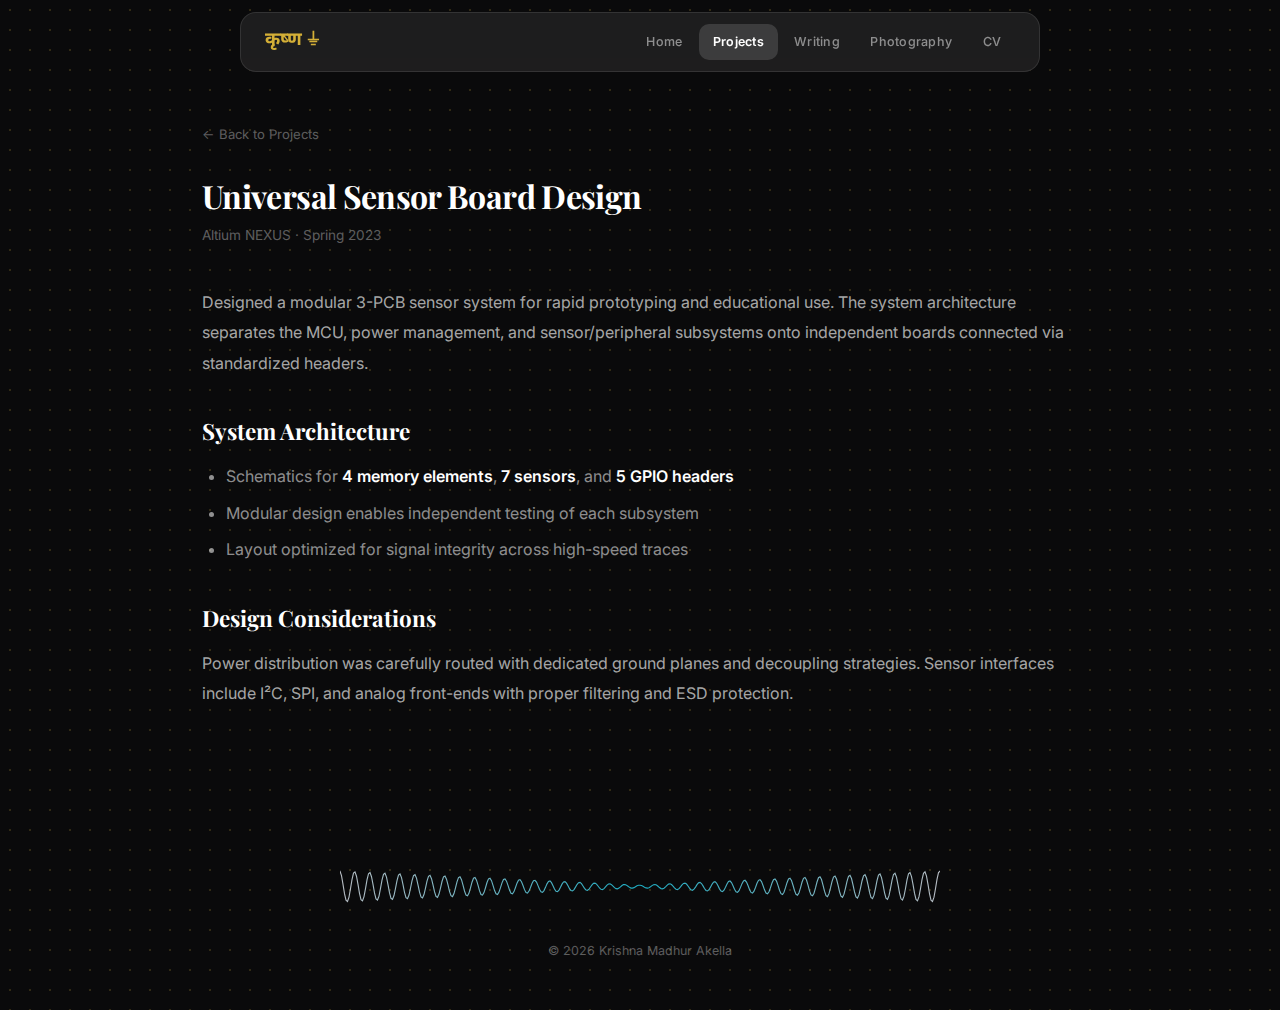
<file: projects/sensor-board.html>
<!DOCTYPE html>
<html lang="en">

<head>
    <meta charset="UTF-8" />
    <meta name="viewport" content="width=device-width, initial-scale=1.0" />
    <title>Universal Sensor Board — Krishna Madhur Akella</title>
    <meta name="description" content="Modular 3-PCB universal sensor board system designed in Altium NEXUS." />
    <link rel="stylesheet" href="../css/style.css?v=3" />
</head>

<body class="project-detail" data-glow="gold">

    <nav class="navbar">
        <div class="nav-container">
            <a href="../index.html" class="nav-logo">कृष्ण ⏚</a>
            <div class="nav-tabs">
                <a href="../index.html#home" class="nav-tab">Home</a>
                <a href="../index.html#projects" class="nav-tab active">Projects</a>
                <a href="../index.html#writing" class="nav-tab">Writing</a>
                <a href="../index.html#photography" class="nav-tab">Photography</a>
                <a href="../index.html#cv" class="nav-tab">CV</a>
            </div>
            <button class="nav-hamburger" aria-label="Toggle menu">
                <span></span><span></span><span></span>
            </button>
        </div>
    </nav>

    <main class="detail-page">
        <a href="../index.html#projects" class="detail-back">← Back to Projects</a>

        <h1 class="detail-title">Universal Sensor Board Design</h1>
        <p class="detail-meta">Altium NEXUS · Spring 2023</p>

        <div class="detail-body">
            <p>
                Designed a modular 3-PCB sensor system for rapid prototyping and educational use.
                The system architecture separates the MCU, power management, and sensor/peripheral subsystems
                onto independent boards connected via standardized headers.
            </p>

            <h2>System Architecture</h2>
            <ul>
                <li>Schematics for <strong>4 memory elements</strong>, <strong>7 sensors</strong>, and <strong>5 GPIO
                        headers</strong></li>
                <li>Modular design enables independent testing of each subsystem</li>
                <li>Layout optimized for signal integrity across high-speed traces</li>
            </ul>

            <h2>Design Considerations</h2>
            <p>
                Power distribution was carefully routed with dedicated ground planes and decoupling
                strategies. Sensor interfaces include I²C, SPI, and analog front-ends with proper
                filtering and ESD protection.
            </p>

            <!-- Add PCB layout screenshots, 3D renders here -->
        </div>
    </main>

    <footer class="footer">
        <p>&copy; 2026 Krishna Madhur Akella</p>
    </footer>

    <script>
        const hamburger = document.querySelector('.nav-hamburger');
        const navTabs = document.querySelector('.nav-tabs');
        if (hamburger) { hamburger.addEventListener('click', () => { hamburger.classList.toggle('open'); navTabs.classList.toggle('open'); }); }
    
        // Lab Bench cursor glow
        document.addEventListener('mousemove', (e) => {
            document.documentElement.style.setProperty('--mouse-x', e.clientX + 'px');
            document.documentElement.style.setProperty('--mouse-y', e.clientY + 'px');
        });
        document.addEventListener('mouseleave', () => {
            document.documentElement.style.setProperty('--mouse-x', '-9999px');
            document.documentElement.style.setProperty('--mouse-y', '-9999px');
        });
    </script>
</body>

</html>
</file>
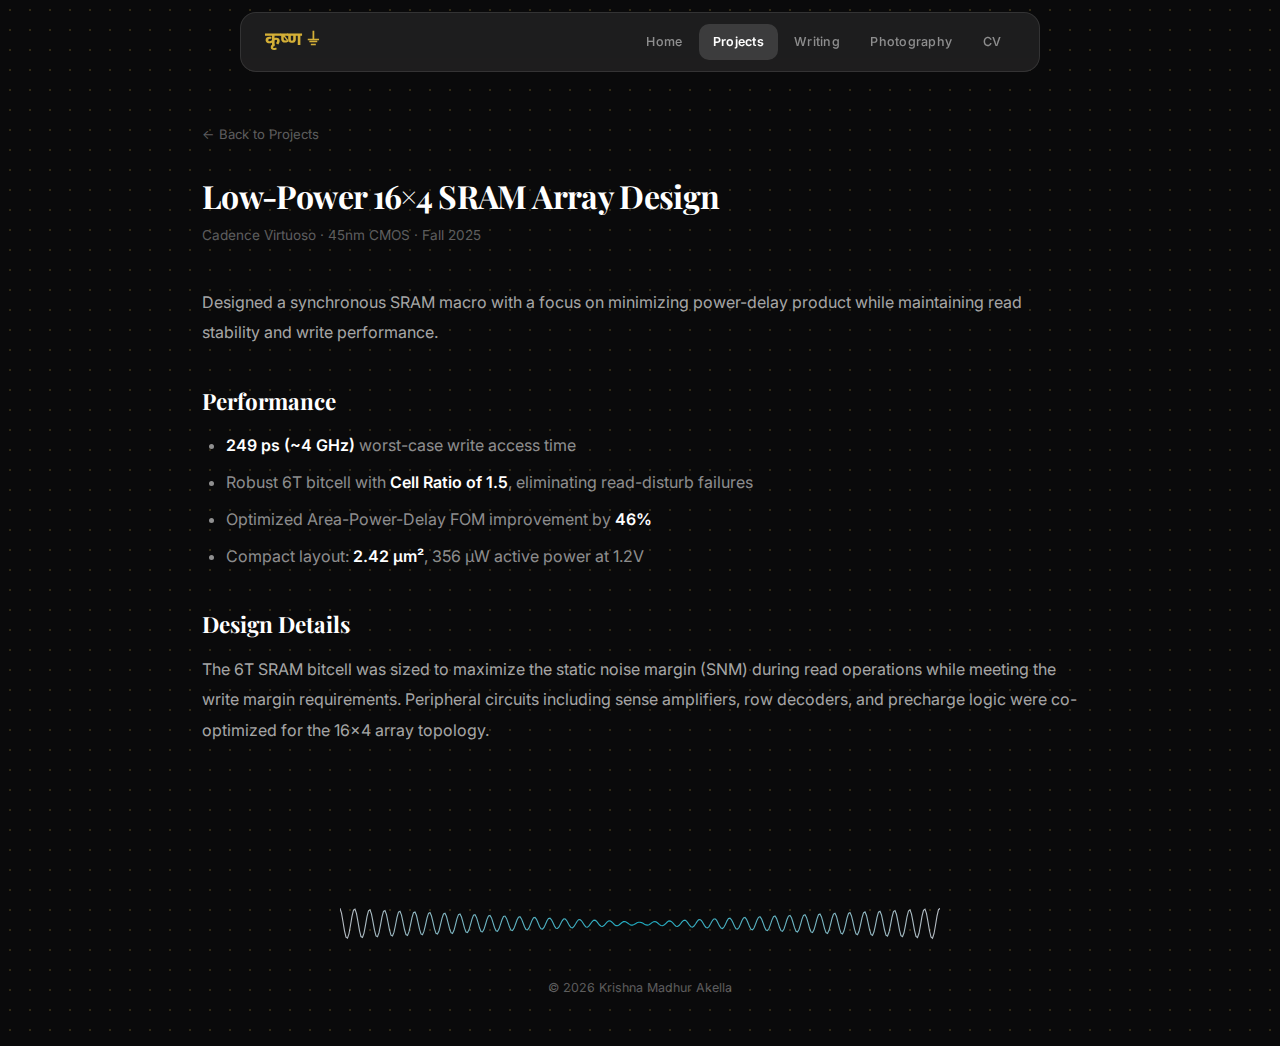
<file: projects/sram-array.html>
<!DOCTYPE html>
<html lang="en">

<head>
    <meta charset="UTF-8" />
    <meta name="viewport" content="width=device-width, initial-scale=1.0" />
    <title>SRAM Array Design — Krishna Madhur Akella</title>
    <meta name="description" content="Low-power 16×4 SRAM array design in Cadence Virtuoso at 45nm." />
    <link rel="stylesheet" href="../css/style.css?v=3" />
</head>

<body class="project-detail" data-glow="gold">

    <nav class="navbar">
        <div class="nav-container">
            <a href="../index.html" class="nav-logo">कृष्ण ⏚</a>
            <div class="nav-tabs">
                <a href="../index.html#home" class="nav-tab">Home</a>
                <a href="../index.html#projects" class="nav-tab active">Projects</a>
                <a href="../index.html#writing" class="nav-tab">Writing</a>
                <a href="../index.html#photography" class="nav-tab">Photography</a>
                <a href="../index.html#cv" class="nav-tab">CV</a>
            </div>
            <button class="nav-hamburger" aria-label="Toggle menu">
                <span></span><span></span><span></span>
            </button>
        </div>
    </nav>

    <main class="detail-page">
        <a href="../index.html#projects" class="detail-back">← Back to Projects</a>

        <h1 class="detail-title">Low-Power 16×4 SRAM Array Design</h1>
        <p class="detail-meta">Cadence Virtuoso · 45nm CMOS · Fall 2025</p>

        <div class="detail-body">
            <p>
                Designed a synchronous SRAM macro with a focus on minimizing power-delay product while
                maintaining read stability and write performance.
            </p>

            <h2>Performance</h2>
            <ul>
                <li><strong>249 ps (~4 GHz)</strong> worst-case write access time</li>
                <li>Robust 6T bitcell with <strong>Cell Ratio of 1.5</strong>, eliminating read-disturb failures</li>
                <li>Optimized Area-Power-Delay FOM improvement by <strong>46%</strong></li>
                <li>Compact layout: <strong>2.42 µm²</strong>, 356 µW active power at 1.2V</li>
            </ul>

            <h2>Design Details</h2>
            <p>
                The 6T SRAM bitcell was sized to maximize the static noise margin (SNM) during read operations
                while meeting the write margin requirements. Peripheral circuits including sense amplifiers,
                row decoders, and precharge logic were co-optimized for the 16×4 array topology.
            </p>

            <!-- Add layout screenshots, simulation waveforms here -->
        </div>
    </main>

    <footer class="footer">
        <p>&copy; 2026 Krishna Madhur Akella</p>
    </footer>

    <script>
        const hamburger = document.querySelector('.nav-hamburger');
        const navTabs = document.querySelector('.nav-tabs');
        if (hamburger) { hamburger.addEventListener('click', () => { hamburger.classList.toggle('open'); navTabs.classList.toggle('open'); }); }
    
        // Lab Bench cursor glow
        document.addEventListener('mousemove', (e) => {
            document.documentElement.style.setProperty('--mouse-x', e.clientX + 'px');
            document.documentElement.style.setProperty('--mouse-y', e.clientY + 'px');
        });
        document.addEventListener('mouseleave', () => {
            document.documentElement.style.setProperty('--mouse-x', '-9999px');
            document.documentElement.style.setProperty('--mouse-y', '-9999px');
        });
    </script>
</body>

</html>
</file>
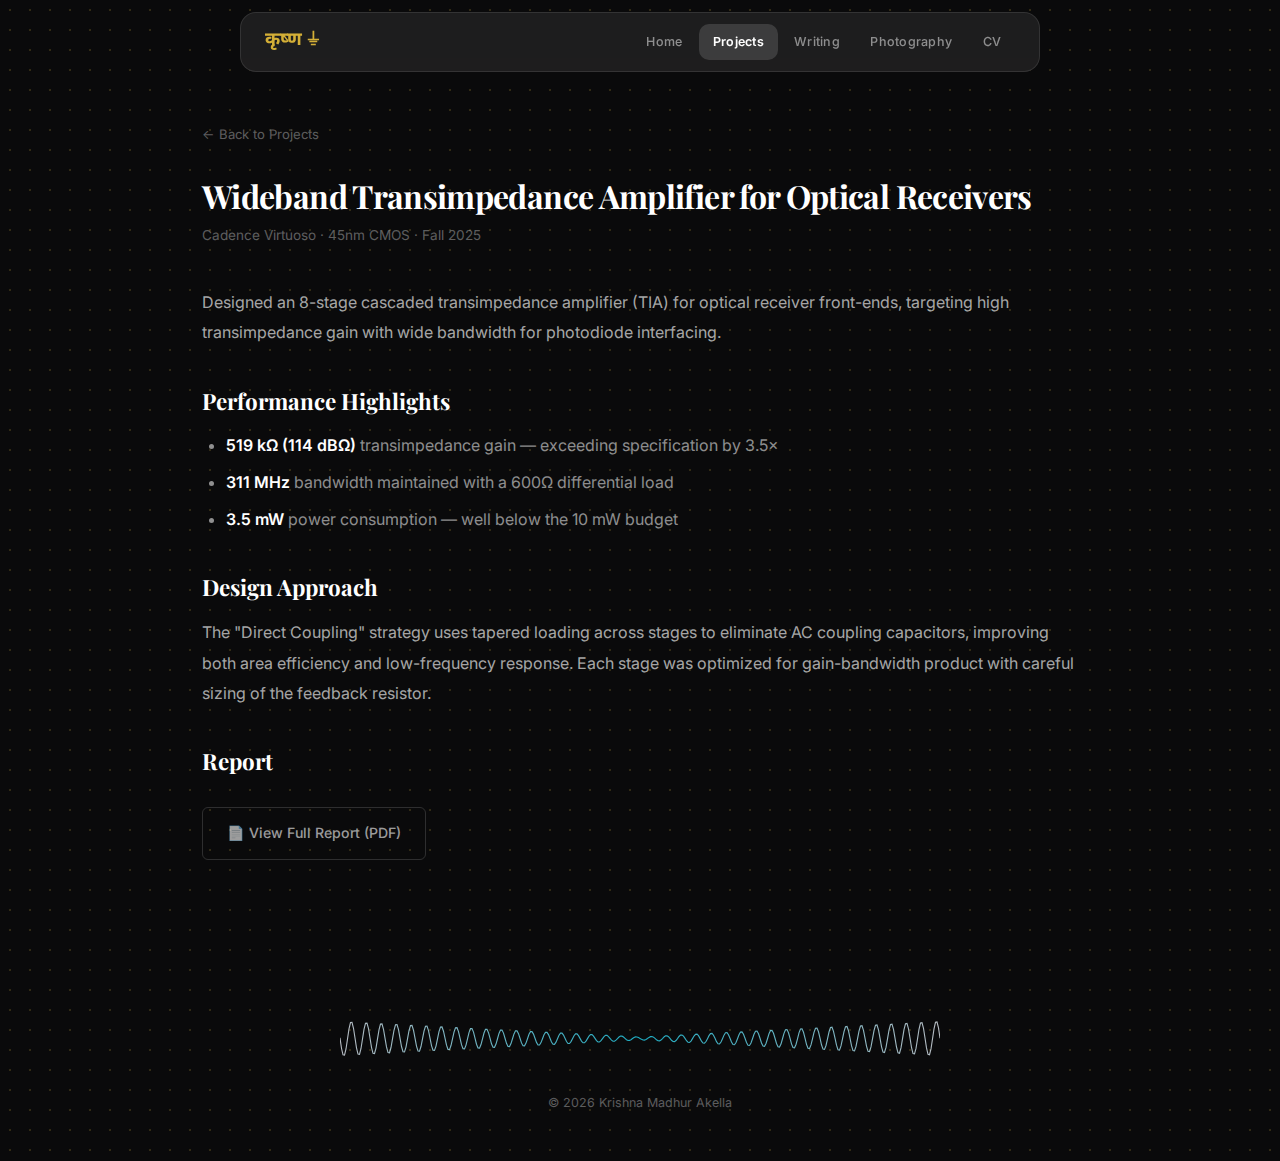
<file: projects/tia-optical-receiver.html>
<!DOCTYPE html>
<html lang="en">

<head>
    <meta charset="UTF-8" />
    <meta name="viewport" content="width=device-width, initial-scale=1.0" />
    <title>Wideband TIA — Krishna Madhur Akella</title>
    <meta name="description"
        content="Wideband transimpedance amplifier for optical receivers designed in Cadence Virtuoso at 45nm." />
    <link rel="stylesheet" href="../css/style.css?v=3" />
</head>

<body class="project-detail" data-glow="gold">

    <nav class="navbar">
        <div class="nav-container">
            <a href="../index.html" class="nav-logo">कृष्ण ⏚</a>
            <div class="nav-tabs">
                <a href="../index.html#home" class="nav-tab">Home</a>
                <a href="../index.html#projects" class="nav-tab active">Projects</a>
                <a href="../index.html#writing" class="nav-tab">Writing</a>
                <a href="../index.html#photography" class="nav-tab">Photography</a>
                <a href="../index.html#cv" class="nav-tab">CV</a>
            </div>
            <button class="nav-hamburger" aria-label="Toggle menu">
                <span></span><span></span><span></span>
            </button>
        </div>
    </nav>

    <main class="detail-page">
        <a href="../index.html#projects" class="detail-back">← Back to Projects</a>

        <h1 class="detail-title">Wideband Transimpedance Amplifier for Optical Receivers</h1>
        <p class="detail-meta">Cadence Virtuoso · 45nm CMOS · Fall 2025</p>

        <div class="detail-body">
            <p>
                Designed an 8-stage cascaded transimpedance amplifier (TIA) for optical receiver front-ends,
                targeting high transimpedance gain with wide bandwidth for photodiode interfacing.
            </p>

            <h2>Performance Highlights</h2>
            <ul>
                <li><strong>519 kΩ (114 dBΩ)</strong> transimpedance gain — exceeding specification by 3.5×</li>
                <li><strong>311 MHz</strong> bandwidth maintained with a 600Ω differential load</li>
                <li><strong>3.5 mW</strong> power consumption — well below the 10 mW budget</li>
            </ul>

            <h2>Design Approach</h2>
            <p>
                The "Direct Coupling" strategy uses tapered loading across stages to eliminate AC coupling
                capacitors, improving both area efficiency and low-frequency response. Each stage was
                optimized for gain-bandwidth product with careful sizing of the feedback resistor.
            </p>

            <h2>Report</h2>
            <p>
                <a href="../reports/TIA-Report_AKM.pdf" class="detail-report-link"
                    data-report="../reports/TIA-Report_AKM.pdf">
                    📄 View Full Report (PDF)
                </a>
            </p>

            <!-- Add schematics, simulation plots here -->
            <!-- <img src="../assets/projects/tia-schematic.png" alt="TIA Schematic" /> -->
        </div>
    </main>

    <footer class="footer">
        <p>&copy; 2026 Krishna Madhur Akella</p>
    </footer>

    <!-- PDF Modal -->
    <div id="pdf-modal" class="pdf-modal" style="display:none;">
        <div class="pdf-modal-overlay"></div>
        <div class="pdf-modal-content">
            <button class="pdf-modal-close" aria-label="Close">&times;</button>
            <iframe id="pdf-viewer" src="" title="Report Preview"></iframe>
        </div>
    </div>

    <script>
        const hamburger = document.querySelector('.nav-hamburger');
        const navTabs = document.querySelector('.nav-tabs');
        if (hamburger) {
            hamburger.addEventListener('click', () => {
                hamburger.classList.toggle('open');
                navTabs.classList.toggle('open');
            });
        }

        // PDF Modal
        const pdfModal = document.getElementById('pdf-modal');
        const pdfViewer = document.getElementById('pdf-viewer');
        document.querySelectorAll('[data-report]').forEach(link => {
            link.addEventListener('click', e => {
                e.preventDefault();
                pdfViewer.src = link.getAttribute('data-report') + '#toolbar=0&navpanes=0';
                pdfModal.style.display = 'flex';
                document.body.style.overflow = 'hidden';
            });
        });
        document.querySelector('.pdf-modal-close').addEventListener('click', () => { pdfModal.style.display = 'none'; pdfViewer.src = ''; document.body.style.overflow = ''; });
        document.querySelector('.pdf-modal-overlay').addEventListener('click', () => { pdfModal.style.display = 'none'; pdfViewer.src = ''; document.body.style.overflow = ''; });
    
        // Lab Bench cursor glow
        document.addEventListener('mousemove', (e) => {
            document.documentElement.style.setProperty('--mouse-x', e.clientX + 'px');
            document.documentElement.style.setProperty('--mouse-y', e.clientY + 'px');
        });
        document.addEventListener('mouseleave', () => {
            document.documentElement.style.setProperty('--mouse-x', '-9999px');
            document.documentElement.style.setProperty('--mouse-y', '-9999px');
        });
    </script>
</body>

</html>
</file>
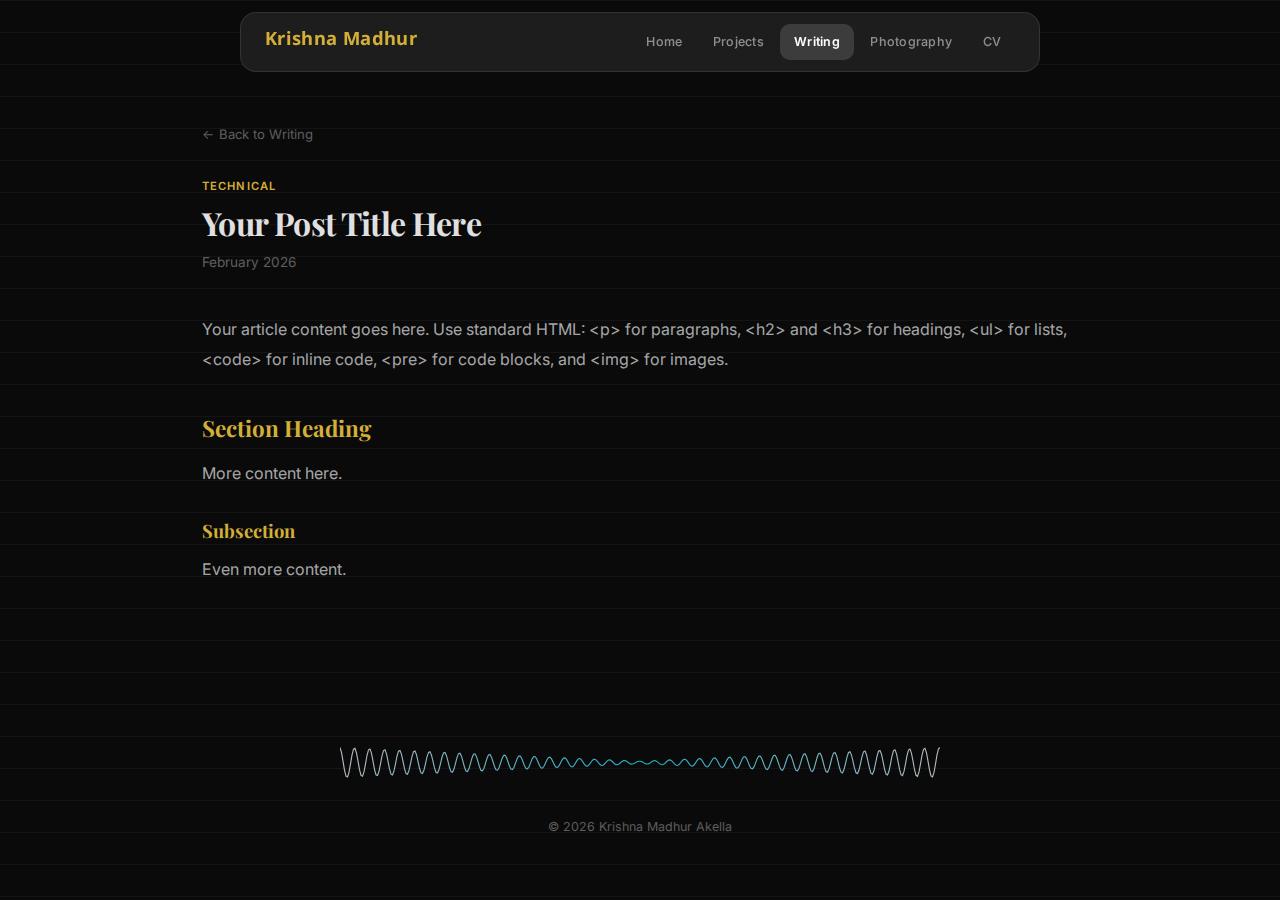
<file: writing/posts/_template.html>
<!DOCTYPE html>
<html lang="en">

<head>
    <meta charset="UTF-8" />
    <meta name="viewport" content="width=device-width, initial-scale=1.0" />
    <!-- TEMPLATE: Change the title below -->
    <title>Post Title — Krishna Madhur Akella</title>
    <meta name="description" content="Post description here." />
    <link rel="stylesheet" href="../../css/style.css" />
</head>

<body class="writing-detail">

    <nav class="navbar">
        <div class="nav-container">
            <a href="../../index.html" class="nav-logo">Krishna Madhur</a>
            <div class="nav-tabs">
                <a href="../../index.html#home" class="nav-tab">Home</a>
                <a href="../../index.html#projects" class="nav-tab">Projects</a>
                <a href="../../index.html#writing" class="nav-tab active">Writing</a>
                <a href="../../index.html#photography" class="nav-tab">Photography</a>
                <a href="../../index.html#cv" class="nav-tab">CV</a>
            </div>
            <button class="nav-hamburger" aria-label="Toggle menu">
                <span></span><span></span><span></span>
            </button>
        </div>
    </nav>

    <main class="detail-page">
        <a href="../../index.html#writing" class="detail-back">← Back to Writing</a>

        <!-- TEMPLATE: Set the tag (technical / books / personal) -->
        <span class="detail-tag">Technical</span>
        <!-- TEMPLATE: Change the title -->
        <h1 class="detail-title">Your Post Title Here</h1>
        <!-- TEMPLATE: Change the date -->
        <p class="detail-meta">February 2026</p>

        <div class="detail-body">
            <!-- TEMPLATE: Write your content here using standard HTML -->
            <p>
                Your article content goes here. Use standard HTML: &lt;p&gt; for paragraphs,
                &lt;h2&gt; and &lt;h3&gt; for headings, &lt;ul&gt; for lists, &lt;code&gt; for
                inline code, &lt;pre&gt; for code blocks, and &lt;img&gt; for images.
            </p>

            <h2>Section Heading</h2>
            <p>More content here.</p>

            <h3>Subsection</h3>
            <p>Even more content.</p>
        </div>
    </main>

    <footer class="footer">
        <p>&copy; 2026 Krishna Madhur Akella</p>
    </footer>

    <script>
        const hamburger = document.querySelector('.nav-hamburger');
        const navTabs = document.querySelector('.nav-tabs');
        if (hamburger) { hamburger.addEventListener('click', () => { hamburger.classList.toggle('open'); navTabs.classList.toggle('open'); }); }
    </script>
</body>

</html>
</file>
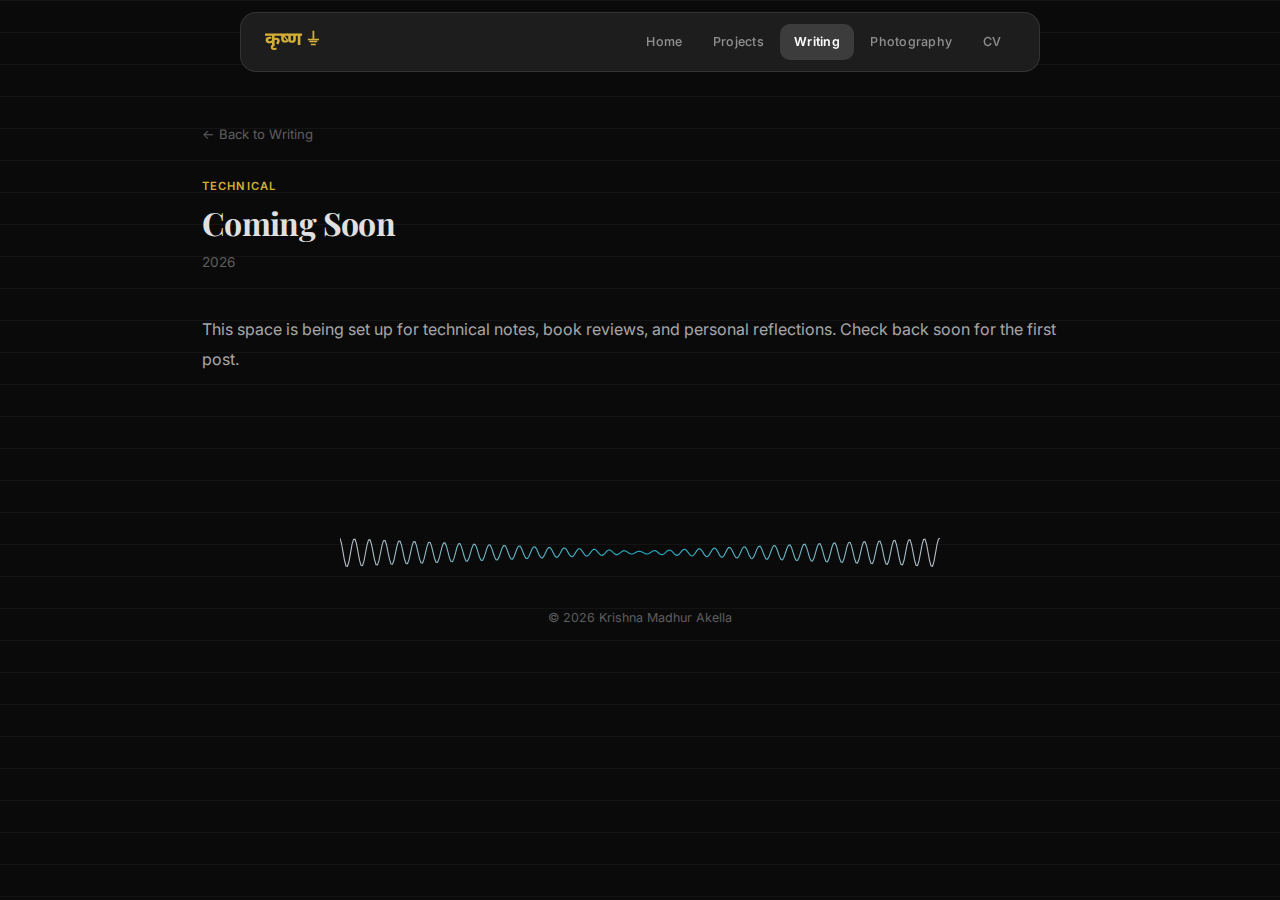
<file: writing/posts/sample-post.html>
<!DOCTYPE html>
<html lang="en">

<head>
    <meta charset="UTF-8" />
    <meta name="viewport" content="width=device-width, initial-scale=1.0" />
    <title>Coming Soon — Krishna Madhur Akella</title>
    <meta name="description" content="Articles, reviews, and musings — coming soon." />
    <link rel="stylesheet" href="../../css/style.css" />
</head>

<body class="writing-detail">

    <nav class="navbar">
        <div class="nav-container">
            <a href="../../index.html" class="nav-logo">कृष्ण ⏚</a>
            <div class="nav-tabs">
                <a href="../../index.html#home" class="nav-tab">Home</a>
                <a href="../../index.html#projects" class="nav-tab">Projects</a>
                <a href="../../index.html#writing" class="nav-tab active">Writing</a>
                <a href="../../index.html#photography" class="nav-tab">Photography</a>
                <a href="../../index.html#cv" class="nav-tab">CV</a>
            </div>
            <button class="nav-hamburger" aria-label="Toggle menu">
                <span></span><span></span><span></span>
            </button>
        </div>
    </nav>

    <main class="detail-page">
        <a href="../../index.html#writing" class="detail-back">← Back to Writing</a>

        <span class="detail-tag">Technical</span>
        <h1 class="detail-title">Coming Soon</h1>
        <p class="detail-meta">2026</p>

        <div class="detail-body">
            <p>
                This space is being set up for technical notes, book reviews, and personal reflections.
                Check back soon for the first post.
            </p>
        </div>
    </main>

    <footer class="footer">
        <p>&copy; 2026 Krishna Madhur Akella</p>
    </footer>

    <script>
        const hamburger = document.querySelector('.nav-hamburger');
        const navTabs = document.querySelector('.nav-tabs');
        if (hamburger) { hamburger.addEventListener('click', () => { hamburger.classList.toggle('open'); navTabs.classList.toggle('open'); }); }
    </script>
</body>

</html>
</file>
<file: css/style.css>
/* ============================================
   Krishna Madhur Akella — Personal Website
   "Ivy League Researcher" · Premium Design
   Mood Zones · Glassmorphism · Float-Up · Tilt
   ============================================ */

@import url('https://fonts.googleapis.com/css2?family=Inter:wght@300;400;500;600;700&family=Noto+Sans+Devanagari:wght@400;700&family=Playfair+Display:ital,wght@0,400;0,500;0,700;1,400&family=JetBrains+Mono:wght@400;500&display=swap');

/* ---------- Custom Properties ---------- */
:root {
  --black: #000;
  --white: #fff;
  --gray-50: #fafafa;
  --gray-100: #f5f5f5;
  --gray-200: #e5e5e5;
  --gray-300: #d4d4d4;
  --gray-400: #a3a3a3;
  --gray-500: #737373;
  --gray-600: #525252;
  --gray-700: #404040;
  --gray-800: #262626;
  --gray-900: #171717;

  /* Mood Zone Colors */
  --mood-home: #0A0A0A;
  /* Deep Obsidian */
  --mood-home-center: #0A0A0A;
  /* Deep Space center */
  --mood-projects: #0A0A0B;
  /* Rich Black */
  --mood-writing: #0A0A0B;
  /* Rich Black */
  --mood-photography: #0A0A0B;
  /* Rich Black */
  --mood-cv: #0A0A0B;
  /* Rich Black */

  --gold: #d4af37;
  --gold-glow: rgba(212, 175, 55, 0.4);
  --silver: #b8c0cc;
  --writing-text: #e0e0e0;
  --writing-accent: #d4af37;

  --font-serif: 'Playfair Display', Georgia, serif;
  --font-sans: 'Inter', -apple-system, BlinkMacSystemFont, sans-serif;
  --font-mono: 'JetBrains Mono', monospace;

  --max-width: 940px;
  --nav-height: 60px;
  --transition: 0.4s cubic-bezier(0.4, 0, 0.2, 1);
  --transition-slow: 0.8s cubic-bezier(0.4, 0, 0.2, 1);
}

/* ---------- Reset ---------- */
*,
*::before,
*::after {
  margin: 0;
  padding: 0;
  box-sizing: border-box;
}

html {
  scroll-behavior: smooth;
  font-size: 16px;
}

body {
  font-family: var(--font-sans);
  color: var(--white);
  line-height: 1.7;
  -webkit-font-smoothing: antialiased;
  overflow-x: hidden;
  background-color: var(--mood-home);
  transition: background-color var(--transition-slow), opacity 0.4s ease;
}

/* Crossfade: JS adds this class briefly during tab switch */
body.view-fading {
  opacity: 0;
  transition: opacity 0.2s ease;
}

a {
  color: inherit;
  text-decoration: none;
}

ul,
ol {
  list-style: none;
}

img {
  max-width: 100%;
  display: block;
}

/* ---------- Typography ---------- */
h1,
h2,
h3,
h4 {
  font-family: var(--font-serif);
  font-weight: 700;
  line-height: 1.2;
}

/* ===========================================
   MOOD ZONE BACKGROUNDS
   =========================================== */
body[data-view="home"] {
  background-color: var(--mood-home);
  color: var(--white);
  position: relative;
}

/* ── Photolithography Amber text selection ── */
::selection {
  background: #FFBF00;
  color: #0A0A0A;
}
::-moz-selection {
  background: #FFBF00;
  color: #0A0A0A;
}

/* ── Floating champagne gradient orb (Professional theme) ── */
body[data-view="home"]::before {
  content: '';
  position: fixed;
  width: 60vmax;
  height: 60vmax;
  top: 50%;
  left: 50%;
  transform: translate(-50%, -50%);
  background: radial-gradient(ellipse at center,
    rgba(212, 175, 55, 0.06) 0%,
    rgba(212, 175, 55, 0.02) 40%,
    transparent 70%);
  border-radius: 50%;
  pointer-events: none;
  z-index: 0;
  animation: orbFloat 20s ease-in-out infinite;
  filter: blur(60px);
  opacity: 1;
  transition: opacity 0.8s ease;
}

/* Hide the orb on non-home views */
body:not([data-view="home"])::before {
  opacity: 0;
  pointer-events: none;
}

@keyframes orbFloat {
  0%, 100% { transform: translate(-50%, -50%) scale(1); }
  25%      { transform: translate(-45%, -55%) scale(1.05); }
  50%      { transform: translate(-55%, -45%) scale(0.95); }
  75%      { transform: translate(-48%, -52%) scale(1.03); }
}

/* ── X-Ray cursor grid (Professional theme) ── */
#xray-grid {
  position: fixed;
  inset: 0;
  pointer-events: none;
  z-index: 1;
  background-image:
    linear-gradient(rgba(212, 175, 55, 0.04) 1px, transparent 1px),
    linear-gradient(90deg, rgba(212, 175, 55, 0.04) 1px, transparent 1px);
  background-size: 24px 24px;
  -webkit-mask-image: radial-gradient(circle 100px at var(--mouse-x, -200px) var(--mouse-y, -200px),
    rgba(0,0,0,0.7) 0%, transparent 100%);
  mask-image: radial-gradient(circle 100px at var(--mouse-x, -200px) var(--mouse-y, -200px),
    rgba(0,0,0,0.7) 0%, transparent 100%);
  opacity: 0;
  transition: opacity 0.5s ease;
}

body[data-view="home"]:not(.theme-casual) #xray-grid {
  opacity: 1;
}

/* ── Firefly spotlight (Casual/Floral theme) ── */
#firefly-spotlight {
  position: fixed;
  inset: 0;
  pointer-events: none;
  z-index: 1;
  background: radial-gradient(circle 180px at var(--mouse-x, -200px) var(--mouse-y, -200px),
    rgba(212, 175, 55, 0.12) 0%,
    rgba(212, 175, 55, 0.04) 40%,
    transparent 100%);
  opacity: 0;
  transition: opacity 0.8s ease;
}

body[data-view="home"].theme-casual #firefly-spotlight {
  opacity: 1;
}

/* ── Floral background (Casual theme only) ── */
#floral-bg {
  position: fixed;
  inset: 0;
  background-image: url('../assets/botanical-bg.png');
  background-repeat: repeat;
  background-size: 450px 450px;
  opacity: 0;
  pointer-events: none;
  z-index: 0;
  transition: opacity 0.8s ease;
}

body[data-view="home"].theme-casual #floral-bg {
  opacity: 0.12;
}

/* Casual theme — warmer obsidian */
body[data-view="home"].theme-casual {
  background-color: #0f172a;
}

/* Hide the gradient orb in casual mode */
body[data-view="home"].theme-casual::before {
  opacity: 0;
}

body[data-view="projects"] {
  background-color: var(--mood-projects);
  background-image: radial-gradient(rgba(212, 175, 55, 0.20) 1px, transparent 1px);
  background-size: 20px 20px;
  color: var(--white);
}

/* Flashlight hover glow — brighter gold dots near the cursor */
body[data-view="projects"]::after {
  content: '';
  position: fixed;
  inset: 0;
  pointer-events: none;
  z-index: 0;
  background: radial-gradient(circle 220px at var(--mouse-x, -9999px) var(--mouse-y, -9999px),
      rgba(212, 175, 55, 0.18) 0%,
      transparent 100%);
  transition: opacity 0.3s ease;
}

body[data-view="writing"] {
  background-color: var(--mood-writing);
  color: var(--writing-text);
  background-image:
    linear-gradient(rgba(255, 255, 255, 0.07) 1px, transparent 1px);
  background-size: 100% 32px;
  background-position: 0 0;
}

/* Film grain noise overlay */
body[data-view="writing"]::before {
  content: '';
  position: fixed;
  inset: 0;
  pointer-events: none;
  z-index: 0;
  opacity: 0.04;
  background-image: url("data:image/svg+xml,%3Csvg viewBox='0 0 256 256' xmlns='http://www.w3.org/2000/svg'%3E%3Cfilter id='n'%3E%3CfeTurbulence type='fractalNoise' baseFrequency='0.85' numOctaves='4' stitchTiles='stitch'/%3E%3C/filter%3E%3Crect width='100%25' height='100%25' filter='url(%23n)'/%3E%3C/svg%3E");
  background-size: 200px 200px;
}

/* Vignette — darken corners, focus center */
body[data-view="writing"]::after {
  content: '';
  position: fixed;
  inset: 0;
  pointer-events: none;
  z-index: 0;
  background: radial-gradient(ellipse at center, transparent 50%, rgba(0, 0, 0, 0.35) 100%);
}

body[data-view="photography"] {
  background-color: var(--mood-photography);
  color: var(--white);
}

body[data-view="cv"] {
  background-color: var(--mood-cv);
  color: #E2E8F0;
}

/* Faint centered Smith Chart — masked to fade out where text sits */
body[data-view="cv"]::after {
  content: '';
  position: fixed;
  top: 50%;
  left: 50%;
  transform: translate(-50%, -50%);
  width: 150vh;
  height: 150vh;
  background-image: url('../assets/smith-chart.svg');
  background-size: contain;
  background-repeat: no-repeat;
  background-position: center;
  opacity: 0.09;
  pointer-events: none;
  z-index: 0;
  -webkit-mask-image: radial-gradient(ellipse at center, transparent 20%, black 65%);
  mask-image: radial-gradient(ellipse at center, transparent 20%, black 65%);
}

/* ===========================================
   GLASSMORPHISM NAVIGATION
   =========================================== */
.navbar {
  position: fixed;
  top: 12px;
  left: 50%;
  transform: translateX(-50%);
  width: calc(100% - 48px);
  max-width: 800px;
  height: var(--nav-height);
  background: rgba(255, 255, 255, 0.08);
  backdrop-filter: blur(20px);
  -webkit-backdrop-filter: blur(20px);
  border: 1px solid rgba(255, 255, 255, 0.1);
  border-radius: 16px;
  z-index: 1000;
  transition: background var(--transition), border-color var(--transition);
}

/* Writing nav — no special override needed, dark like the rest */

.nav-container {
  max-width: 100%;
  padding: 0 1.5rem;
  height: 100%;
  display: flex;
  align-items: center;
  justify-content: space-between;
}

.nav-logo {
  font-family: 'Noto Sans Devanagari', var(--font-serif);
  font-size: 1.15rem;
  font-weight: 700;
  color: var(--gold);
  letter-spacing: 0.02em;
  transition: opacity var(--transition);
  cursor: pointer;
  position: relative;
}

.nav-logo:hover {
  opacity: 0.6;
}

/* Logo ground symbol — spark animation */
.logo-ground {
  display: inline-block;
  transition: color 0.3s ease, text-shadow 0.3s ease;
}

.logo-ground.spark {
  animation: groundSpark 0.6s ease forwards;
}

@keyframes groundSpark {
  0% {
    color: var(--white);
    text-shadow: none;
  }

  20% {
    color: #00e5ff;
    text-shadow: 0 0 12px rgba(0, 229, 255, 0.9), 0 0 30px rgba(0, 229, 255, 0.5);
  }

  50% {
    color: var(--gold);
    text-shadow: 0 0 10px var(--gold-glow), 0 0 24px rgba(212, 175, 55, 0.3);
  }

  100% {
    color: var(--white);
    text-shadow: none;
  }
}

/* Full-page shockwave ripple — injected onto body by JS, unconstrained */
.page-ripple {
  position: fixed;
  top: var(--ripple-y, 30px);
  left: var(--ripple-x, 60px);
  width: 10px;
  height: 10px;
  border-radius: 50%;
  border: 1.5px solid rgba(0, 229, 255, 0.65);
  transform: translate(-50%, -50%) scale(1);
  animation: pageRipple 0.9s cubic-bezier(0.17, 0.67, 0.35, 0.99) forwards;
  pointer-events: none;
  z-index: 99999;
}

@keyframes pageRipple {
  0% {
    transform: translate(-50%, -50%) scale(1);
    opacity: 1;
    border-color: rgba(0, 229, 255, 0.65);
  }

  40% {
    border-color: rgba(212, 175, 55, 0.5);
  }

  100% {
    transform: translate(-50%, -50%) scale(200);
    opacity: 0;
    border-color: rgba(212, 175, 55, 0);
  }
}

.nav-tabs {
  display: flex;
  gap: 0.15rem;
  align-items: center;
}

.nav-tab {
  font-size: 0.78rem;
  font-weight: 500;
  color: rgba(255, 255, 255, 0.5);
  padding: 7px 14px;
  border-radius: 10px;
  cursor: pointer;
  transition: all var(--transition);
  border: none;
  background: none;
  font-family: var(--font-sans);
  letter-spacing: 0.02em;
}

.nav-tab:hover {
  color: rgba(255, 255, 255, 0.9);
  background: rgba(255, 255, 255, 0.08);
}

.nav-tab.active {
  color: var(--white);
  background: rgba(255, 255, 255, 0.14);
  font-weight: 600;
}

/* Writing nav tabs — dark mode, no special override needed */

/* Hamburger */
.nav-hamburger {
  display: none;
  flex-direction: column;
  gap: 5px;
  cursor: pointer;
  padding: 4px;
  background: none;
  border: none;
  z-index: 1001;
}

.nav-hamburger span {
  display: block;
  width: 20px;
  height: 1.5px;
  background: var(--white);
  transition: var(--transition);
}

/* Writing hamburger — dark mode, no override needed */

.nav-hamburger.open span:nth-child(1) {
  transform: rotate(45deg) translate(4.5px, 4.5px);
}

.nav-hamburger.open span:nth-child(2) {
  opacity: 0;
}

.nav-hamburger.open span:nth-child(3) {
  transform: rotate(-45deg) translate(4.5px, -4.5px);
}

/* ---------- Container ---------- */
.container {
  max-width: var(--max-width);
  margin: 0 auto;
  padding: 0 2rem;
}

/* ===========================================
   VIEW SYSTEM + FLOAT-UP ANIMATION
   =========================================== */
.view {
  display: none;
  min-height: 100vh;
  padding-top: calc(var(--nav-height) + 48px);
  padding-bottom: 80px;
  position: relative;
  z-index: 1;
}

.view.active {
  display: block;
}

/* Float-up staggered animation */
.float-up {
  opacity: 0;
  transform: translateY(30px);
  transition: opacity 0.6s ease, transform 0.6s ease;
}

.float-up.visible {
  opacity: 1;
  transform: translateY(0);
}

/* Stagger children */
.stagger-children>.float-up:nth-child(1) {
  transition-delay: 0s;
}

.stagger-children>.float-up:nth-child(2) {
  transition-delay: 0.08s;
}

.stagger-children>.float-up:nth-child(3) {
  transition-delay: 0.16s;
}

.stagger-children>.float-up:nth-child(4) {
  transition-delay: 0.24s;
}

.stagger-children>.float-up:nth-child(5) {
  transition-delay: 0.32s;
}

.stagger-children>.float-up:nth-child(6) {
  transition-delay: 0.4s;
}

.stagger-children>.float-up:nth-child(7) {
  transition-delay: 0.48s;
}

.stagger-children>.float-up:nth-child(8) {
  transition-delay: 0.56s;
}

/* ===========================================
   HOME VIEW — "The Executive Summary"
   =========================================== */
.home-content {
  max-width: 620px;
  padding-top: 12vh;
}

.home-greeting {
  font-size: 0.78rem;
  color: var(--gold);
  text-transform: uppercase;
  letter-spacing: 0.2em;
  margin-bottom: 1.5rem;
  font-weight: 500;
  cursor: pointer;
  transition: color 0.3s ease, text-shadow 0.3s ease;
  user-select: none;
}

.home-greeting:hover {
  color: #FFBF00;
  text-shadow: 0 0 12px rgba(255, 191, 0, 0.4);
}

.home-name {
  font-size: 3.4rem;
  letter-spacing: -0.03em;
  margin-bottom: 0.5rem;
  color: var(--white);
}

.home-tagline {
  font-size: 1.1rem;
  color: rgba(255, 255, 255, 0.45);
  font-weight: 300;
  margin-bottom: 2.5rem;
  line-height: 1.6;
}

.home-bio {
  font-size: 1rem;
  color: rgba(255, 255, 255, 0.6);
  line-height: 1.9;
  margin-bottom: 3.5rem;
}

.home-bio strong {
  color: var(--white);
  font-weight: 600;
}

/* Selected Work */
.home-section-label {
  font-size: 0.7rem;
  text-transform: uppercase;
  letter-spacing: 0.2em;
  color: rgba(255, 255, 255, 0.3);
  font-weight: 600;
  margin-bottom: 1.25rem;
}

.selected-work {
  display: flex;
  flex-direction: column;
  gap: 0;
  margin-bottom: 3.5rem;
}

.selected-work-item {
  display: flex;
  align-items: baseline;
  gap: 1rem;
  padding: 18px 0;
  border-bottom: 1px solid rgba(255, 255, 255, 0.08);
  cursor: pointer;
  transition: all var(--transition);
}

.selected-work-item:hover {
  padding-left: 10px;
}

.selected-work-item:first-child {
  border-top: 1px solid rgba(255, 255, 255, 0.08);
}

.sw-title {
  font-family: var(--font-serif);
  font-size: 1.05rem;
  font-weight: 600;
  color: var(--white);
  flex-shrink: 0;
  transition: color var(--transition);
}

.selected-work-item:hover .sw-title {
  color: var(--gold);
}

.sw-desc {
  font-size: 0.82rem;
  color: rgba(255, 255, 255, 0.3);
  flex: 1;
}

.sw-arrow {
  font-size: 0.85rem;
  color: rgba(255, 255, 255, 0.2);
  transition: transform var(--transition), color var(--transition);
}

.selected-work-item:hover .sw-arrow {
  transform: translateX(4px);
  color: var(--gold);
}

/* Contact links — Gold/Silver glow */
.home-links {
  display: flex;
  gap: 1.5rem;
  flex-wrap: wrap;
}

.home-link {
  font-size: 0.85rem;
  color: var(--silver);
  font-weight: 500;
  padding-bottom: 2px;
  border-bottom: 1px solid transparent;
  transition: all var(--transition);
}

.home-link:hover {
  color: var(--gold);
  border-bottom-color: var(--gold);
  text-shadow: 0 0 12px var(--gold-glow);
}

/* Status indicator — pulsing green LED */
.status-indicator {
  display: flex;
  align-items: center;
  gap: 0.6rem;
  margin-bottom: 3.5rem;
}

.status-led {
  width: 8px;
  height: 8px;
  border-radius: 50%;
  background: #22c55e;
  box-shadow: 0 0 6px rgba(34, 197, 94, 0.6);
  animation: pulse-led 2s ease-in-out infinite;
  flex-shrink: 0;
}

@keyframes pulse-led {

  0%,
  100% {
    opacity: 1;
    box-shadow: 0 0 6px rgba(34, 197, 94, 0.6);
  }

  50% {
    opacity: 0.5;
    box-shadow: 0 0 2px rgba(34, 197, 94, 0.3);
  }
}

.status-text {
  font-size: 0.82rem;
  color: rgba(255, 255, 255, 0.4);
}

.status-text strong {
  color: rgba(255, 255, 255, 0.6);
}

/* Journal container — gold margin as structural divider */
.journal-container {
  position: relative;
  padding-left: 120px;
}

.journal-container::before {
  content: '';
  position: absolute;
  top: 0;
  left: 90px;
  width: 2px;
  height: 100%;
  background: rgba(197, 160, 89, 0.25);
  z-index: 0;
  pointer-events: none;
}

/* ===========================================
   PROJECTS VIEW — "The Lab"
   =========================================== */
.view-header {
  margin-bottom: 3rem;
}

.view-title {
  font-size: 2.2rem;
  letter-spacing: -0.02em;
  margin-bottom: 0.5rem;
}

.view-subtitle {
  font-size: 0.92rem;
  color: rgba(255, 255, 255, 0.35);
  font-weight: 400;
}

body[data-view="writing"] .view-subtitle {
  color: rgba(255, 255, 255, 0.35);
}

.projects-list {
  display: flex;
  flex-direction: column;
  perspective: 1200px;
}

/* 3D Tilt Cards */
.project-row {
  display: grid;
  grid-template-columns: 1fr auto;
  gap: 2rem;
  align-items: baseline;
  padding: 1.75rem 1.5rem;
  border: 1px solid rgba(255, 255, 255, 0.06);
  border-radius: 12px;
  margin-bottom: 0.75rem;
  cursor: pointer;
  transition: all var(--transition);
  text-decoration: none;
  color: inherit;
  background: rgba(255, 255, 255, 0.02);
  transform-style: preserve-3d;
  will-change: transform;
}

.project-row:hover {
  border-color: rgba(255, 255, 255, 0.12);
  background: rgba(255, 255, 255, 0.04);
  box-shadow:
    0 8px 40px rgba(0, 0, 0, 0.3),
    0 0 80px -20px rgba(255, 255, 255, 0.06);
}

.project-row-title {
  font-family: var(--font-serif);
  font-size: 1.15rem;
  font-weight: 600;
  margin-bottom: 0.3rem;
  color: var(--white);
}

.project-row-desc {
  font-size: 0.87rem;
  color: rgba(255, 255, 255, 0.76);
  line-height: 1.6;
}

.project-row-meta {
  text-align: right;
  flex-shrink: 0;
}

.project-row-tools {
  font-size: 0.78rem;
  color: rgba(255, 255, 255, 0.3);
  font-style: italic;
  margin-bottom: 0.2rem;
}

.project-row-date {
  font-size: 0.75rem;
  color: rgba(255, 255, 255, 0.2);
}

.project-row-arrow {
  font-size: 1rem;
  color: rgba(255, 255, 255, 0.2);
  transition: transform var(--transition), color var(--transition);
  margin-top: 0.5rem;
}

.project-row:hover .project-row-arrow {
  transform: translateX(4px);
  color: var(--gold);
}

/* ===========================================
   JOURNAL VIEW — "The Lab Notebook"
   =========================================== */
.journal-section {
  margin-bottom: 3rem;
  padding-bottom: 2.5rem;
  border-bottom: 1px solid rgba(212, 175, 55, 0.15);
}

.journal-section:last-child {
  border-bottom: none;
  padding-bottom: 0;
}

.journal-section-title {
  font-family: var(--font-serif);
  font-size: 1.2rem;
  font-weight: 600;
  color: var(--writing-accent);
  margin-bottom: 1.2rem;
  letter-spacing: 0.02em;
}

.journal-category {
  font-size: 0.7rem;
  text-transform: uppercase;
  letter-spacing: 0.15em;
  color: var(--gold);
  font-weight: 600;
  margin-top: 1.5rem;
  margin-bottom: 0.6rem;
}

.journal-category:first-of-type {
  margin-top: 0;
}

.journal-entry {
  display: grid;
  grid-template-columns: 80px 1fr;
  gap: 0;
  align-items: baseline;
  margin-bottom: 2rem;
  text-decoration: none;
  color: inherit;
  transition: padding-left var(--transition);
  position: relative;
}

a.journal-entry:hover {
  padding-left: 6px;
}

.journal-entry:last-of-type {
  margin-bottom: 0;
}

.journal-meta {
  font-family: var(--font-mono);
  font-size: 0.72rem;
  color: var(--gold);
  text-align: right;
  padding-right: 1.2rem;
  position: relative;
  left: -30px;
  white-space: nowrap;
}

.journal-content {
  display: flex;
  flex-direction: column;
  gap: 0.5rem;
}

.journal-entry-title {
  font-size: 1.25rem;
  color: #EAEAEA;
  font-weight: 600;
}

.journal-entry-desc {
  font-size: 0.82rem;
  color: rgba(255, 255, 255, 0.4);
  line-height: 1.5;
}

.journal-entry-author {
  font-size: 0.85rem;
  color: #9CA3AF;
  font-style: italic;
}

.journal-verdict {
  font-family: var(--font-mono);
  font-size: 0.85rem;
  color: #D4AF37;
  font-style: normal;
  letter-spacing: 0.03em;
  text-transform: uppercase;
}

/* ===========================================
   PHOTOGRAPHY VIEW — "The Darkroom"
   =========================================== */
.gallery-categories {
  display: flex;
  gap: 0.5rem;
  margin-bottom: 2.5rem;
  flex-wrap: wrap;
}

/* Dark mode tag buttons for Photography */
body[data-view="photography"] .tag-btn {
  border-color: rgba(255, 255, 255, 0.15);
  color: rgba(255, 255, 255, 0.4);
}

body[data-view="photography"] .tag-btn:hover {
  border-color: rgba(255, 255, 255, 0.4);
  color: var(--white);
}

body[data-view="photography"] .tag-btn.active {
  background: var(--white);
  color: var(--black);
  border-color: var(--white);
}

.gallery-grid {
  columns: 3;
  column-gap: 0.75rem;
}

.gallery-item {
  break-inside: avoid;
  margin-bottom: 0.75rem;
  border-radius: 4px;
  overflow: hidden;
  cursor: pointer;
  position: relative;
  transition: transform var(--transition);
}

.gallery-item:hover {
  transform: scale(1.015);
}

.gallery-item img {
  width: 100%;
  display: block;
  transition: filter var(--transition);
}

.gallery-item:hover img {
  filter: brightness(0.88);
}

.gallery-item-caption {
  position: absolute;
  bottom: 0;
  left: 0;
  right: 0;
  padding: 12px 16px;
  background: linear-gradient(transparent, rgba(0, 0, 0, 0.7));
  color: var(--white);
  font-size: 0.78rem;
  opacity: 0;
  transition: opacity var(--transition);
}

.gallery-item:hover .gallery-item-caption {
  opacity: 1;
}

/* Gallery empty fallback */
.gallery-empty {
  text-align: center;
  padding: 6rem 2rem;
  color: rgba(255, 255, 255, 0.35);
  font-size: 0.88rem;
  line-height: 1.7;
}

.gallery-empty code {
  background: rgba(255, 255, 255, 0.08);
  padding: 2px 6px;
  border-radius: 4px;
  font-size: 0.82rem;
}

/* Lightbox */
.lightbox {
  position: fixed;
  inset: 0;
  z-index: 2000;
  background: rgba(0, 0, 0, 0.96);
  display: none;
  align-items: center;
  justify-content: center;
  cursor: zoom-out;
}

.lightbox.open {
  display: flex;
}

.lightbox img {
  max-width: 92%;
  max-height: 92vh;
  border-radius: 4px;
  box-shadow: 0 20px 80px rgba(0, 0, 0, 0.5);
  animation: lightboxZoom 0.35s ease;
}

@keyframes lightboxZoom {
  from {
    transform: scale(0.9);
    opacity: 0;
  }

  to {
    transform: scale(1);
    opacity: 1;
  }
}

.lightbox-close {
  position: absolute;
  top: 1.5rem;
  right: 1.5rem;
  background: none;
  border: none;
  color: var(--white);
  font-size: 1.5rem;
  cursor: pointer;
  opacity: 0.5;
  transition: opacity var(--transition);
}

.lightbox-close:hover {
  opacity: 1;
}

/* ===========================================
   CV VIEW — "The Timeline"
   =========================================== */

/* Hero download button */
.cv-download {
  text-align: center;
  margin-bottom: 4rem;
}

.cv-download-btn {
  display: inline-flex;
  align-items: center;
  gap: 0.75rem;
  padding: 1rem 2.5rem;
  border: 2px solid #D4AF37;
  border-radius: 4px;
  color: #D4AF37;
  font-family: var(--font-mono);
  font-size: 1rem;
  letter-spacing: 0.06em;
  text-decoration: none;
  text-transform: uppercase;
  transition: all 0.3s ease;
}

.cv-download-btn:hover {
  background: #D4AF37;
  color: #0d0d0d;
  box-shadow: 0 0 30px rgba(212, 175, 55, 0.25);
}

.cv-download-arrow {
  font-size: 1.3rem;
  transition: transform 0.3s ease;
}

.cv-download-btn:hover .cv-download-arrow {
  transform: translateY(3px);
}

/* Timeline container */
.cv-timeline {
  position: relative;
  padding-left: 40px;
  margin-top: 2rem;
}

/* Continuous dotted vertical line — circuit trace */
.cv-timeline::before {
  content: '';
  position: absolute;
  left: 8px;
  top: 0;
  bottom: 0;
  width: 2px;
  background: repeating-linear-gradient(to bottom,
      #334155 0px,
      #334155 6px,
      transparent 6px,
      transparent 12px);
}

/* Timeline entry (org node) */
.tl-entry {
  position: relative;
  margin-bottom: 4rem;
}

.tl-entry:last-child {
  margin-bottom: 0;
}

/* Default hollow node */
.tl-dot {
  position: absolute;
  left: -36px;
  top: 6px;
  width: 12px;
  height: 12px;
  border-radius: 50%;
  border: 2px solid #334155;
  background: transparent;
  box-shadow: inset 0 0 4px rgba(226, 232, 240, 0.3);
  transition: all 0.3s ease;
}

/* Active node — Solid Gold fill for "current" stop */
.tl-active .tl-dot {
  border-color: #FCD34D;
  background: #FCD34D;
  box-shadow: 0 0 10px rgba(252, 211, 77, 0.3);
  animation: node-pulse-gold 2.5s ease-in-out infinite;
}

@keyframes node-pulse-gold {

  0%,
  100% {
    box-shadow: inset 0 0 4px rgba(252, 211, 77, 0.5), 0 0 10px rgba(252, 211, 77, 0.2);
  }

  50% {
    box-shadow: inset 0 0 6px rgba(252, 211, 77, 0.7), 0 0 18px rgba(252, 211, 77, 0.35);
  }
}

/* Organisation name — Champagne */
.tl-org {
  font-family: var(--font-serif);
  font-size: 1.3rem;
  font-weight: 700;
  color: #FCD34D;
  margin-bottom: 0.15rem;
}

/* Date range — faint silver */
.tl-dates {
  font-family: var(--font-mono);
  font-size: 0.72rem;
  color: #64748B;
  letter-spacing: 0.04em;
  margin-bottom: 0.75rem;
}

/* Branch container — nested roles */
.tl-branches {
  padding-left: 16px;
  border-left: 1px solid rgba(51, 65, 85, 0.5);
  margin-left: 0;
}

/* Sub-entry (a role within the org) */
.tl-sub {
  padding: 0.5rem 0 0.5rem 12px;
  position: relative;
}

.tl-sub+.tl-sub {
  border-top: 1px solid rgba(51, 65, 85, 0.25);
}

/* Branch connector dash */
.tl-sub::before {
  content: '';
  position: absolute;
  left: -16px;
  top: 1.1rem;
  width: 12px;
  height: 1px;
  background: rgba(51, 65, 85, 0.5);
}

/* Sub-role title */
.tl-sub-role {
  font-family: var(--font-mono);
  font-size: 0.82rem;
  color: #94A3B8;
  letter-spacing: 0.02em;
  margin-bottom: 0.3rem;
}

/* One-liner description — Starlight */
.tl-oneliner {
  font-size: 0.9rem;
  color: #CBD5E1;
  font-style: italic;
  line-height: 1.6;
}

/* ===========================================
   PDF MODAL (Project Reports)
   =========================================== */
.pdf-modal {
  position: fixed;
  inset: 0;
  z-index: 2000;
  display: flex;
  align-items: center;
  justify-content: center;
}

.pdf-modal-overlay {
  position: absolute;
  inset: 0;
  background: rgba(0, 0, 0, 0.9);
  backdrop-filter: blur(6px);
}

.pdf-modal-content {
  position: relative;
  width: 90%;
  max-width: 900px;
  height: 85vh;
  background: var(--white);
  border-radius: 8px;
  overflow: hidden;
  box-shadow: 0 24px 80px rgba(0, 0, 0, 0.5);
  z-index: 1;
}

.pdf-modal-close {
  position: absolute;
  top: 12px;
  right: 16px;
  background: var(--black);
  color: var(--white);
  border: none;
  width: 36px;
  height: 36px;
  border-radius: 50%;
  font-size: 1.3rem;
  cursor: pointer;
  z-index: 2;
  display: flex;
  align-items: center;
  justify-content: center;
  transition: background var(--transition);
}

.pdf-modal-close:hover {
  background: var(--gray-700);
}

#pdf-viewer {
  width: 100%;
  height: 100%;
  border: none;
}

/* ===========================================
   DETAIL PAGES (Projects, Writing Posts)
   =========================================== */
.detail-page {
  max-width: var(--max-width);
  margin: 0 auto;
  padding: calc(var(--nav-height) + 60px) 2rem 80px;
}

.detail-back {
  font-size: 0.82rem;
  color: rgba(255, 255, 255, 0.35);
  display: inline-flex;
  align-items: center;
  gap: 0.4rem;
  margin-bottom: 2rem;
  transition: color var(--transition);
}

.detail-back:hover {
  color: var(--white);
}

.detail-title {
  font-size: 2rem;
  letter-spacing: -0.02em;
  margin-bottom: 0.5rem;
}

.detail-meta {
  font-size: 0.85rem;
  color: rgba(255, 255, 255, 0.35);
  margin-bottom: 2.5rem;
}

.detail-body {
  font-size: 1rem;
  color: rgba(255, 255, 255, 0.65);
  line-height: 1.9;
}

.detail-body h2 {
  font-size: 1.4rem;
  margin-top: 2.5rem;
  margin-bottom: 1rem;
  color: var(--white);
}

.detail-body h3 {
  font-size: 1.15rem;
  margin-top: 2rem;
  margin-bottom: 0.75rem;
  color: var(--white);
}

.detail-body p {
  margin-bottom: 1.25rem;
}

.detail-body ul,
.detail-body ol {
  margin-bottom: 1.25rem;
  padding-left: 1.5rem;
}

.detail-body li {
  margin-bottom: 0.4rem;
  list-style: disc;
  color: rgba(255, 255, 255, 0.55);
}

.detail-body strong {
  color: var(--white);
  font-weight: 600;
}

.detail-body code {
  font-family: var(--font-mono);
  background: rgba(255, 255, 255, 0.08);
  padding: 2px 6px;
  border-radius: 3px;
  font-size: 0.88em;
}

.detail-body pre {
  background: rgba(0, 0, 0, 0.4);
  color: rgba(255, 255, 255, 0.7);
  padding: 1.5rem;
  border-radius: 8px;
  overflow-x: auto;
  margin-bottom: 1.5rem;
  font-family: var(--font-mono);
  font-size: 0.85rem;
  line-height: 1.6;
  border: 1px solid rgba(255, 255, 255, 0.06);
}

.detail-body img {
  border-radius: 4px;
  margin: 1.5rem 0;
}

.detail-report-link {
  display: inline-flex;
  align-items: center;
  gap: 0.5rem;
  padding: 12px 24px;
  border: 1px solid rgba(255, 255, 255, 0.15);
  border-radius: 6px;
  font-size: 0.88rem;
  color: rgba(255, 255, 255, 0.6);
  font-weight: 500;
  margin-top: 1rem;
  transition: all var(--transition);
}

.detail-report-link:hover {
  border-color: var(--gold);
  color: var(--gold);
}

.detail-tag {
  font-size: 0.7rem;
  text-transform: uppercase;
  letter-spacing: 0.1em;
  color: rgba(255, 255, 255, 0.35);
  font-weight: 600;
  margin-bottom: 0.5rem;
  display: block;
}

/* Project detail pages — Lab Bench background */
body.project-detail {
  background-color: var(--mood-projects);
  background-image: radial-gradient(rgba(212, 175, 55, 0.20) 1px, transparent 1px);
  background-size: 20px 20px;
  color: var(--white);

  /* Domain glow defaults to Champagne Gold */
  --glow-r: 212;
  --glow-g: 175;
  --glow-b: 55;
}

/* ── Domain glow colour overrides ── */
/* Cleanroom & Fabrication — Electric Cyan */
body.project-detail[data-glow="cyan"] {
  --glow-r: 0;
  --glow-g: 230;
  --glow-b: 255;
}

/* TCAD & Device Physics — Deep Laser Red */
body.project-detail[data-glow="red"] {
  --glow-r: 255;
  --glow-g: 0;
  --glow-b: 85;
}

/* Analog & Mixed-Signal — Champagne Gold (explicit, same as default) */
body.project-detail[data-glow="gold"] {
  --glow-r: 212;
  --glow-g: 175;
  --glow-b: 55;
}

/* Cursor flashlight glow on project sub-pages */
body.project-detail::after {
  content: '';
  position: fixed;
  inset: 0;
  pointer-events: none;
  z-index: 0;
  background: radial-gradient(circle 220px at var(--mouse-x, -9999px) var(--mouse-y, -9999px),
      rgba(var(--glow-r), var(--glow-g), var(--glow-b), 0.18) 0%,
      transparent 100%);
  transition: opacity 0.3s ease;
}

/* Writing detail pages (dark slate + notebook lines) */
body.writing-detail {
  background-color: var(--mood-writing);
  background-image:
    linear-gradient(rgba(255, 255, 255, 0.04) 1px, transparent 1px);
  background-size: 100% 32px;
  color: var(--writing-text);
}

body.writing-detail .detail-body {
  color: rgba(255, 255, 255, 0.65);
}

body.writing-detail .detail-body h2,
body.writing-detail .detail-body h3 {
  color: var(--writing-accent);
}

body.writing-detail .detail-body strong {
  color: var(--white);
}

body.writing-detail .detail-tag {
  color: var(--writing-accent);
}

/* ===========================================
   FOOTER
   =========================================== */
.footer {
  text-align: center;
  padding: 3rem 2rem;
  color: rgba(255, 255, 255, 0.35);
  font-size: 0.78rem;
  position: relative;
}

.footer::before {
  content: '';
  display: block;
  width: 80%;
  max-width: 600px;
  height: 60px;
  margin: 0 auto 1.5rem;
  background: url('../assets/am-signal.svg') center / contain no-repeat;
  opacity: 0.8;
}

.footer-credit {
  color: rgba(255, 255, 255, 0.35);
  text-decoration: none;
  transition: color var(--transition);
}

.footer-credit:hover {
  color: var(--gold);
}

.footer-spotify {
  color: rgba(255, 255, 255, 0.35);
  text-decoration: none;
  transition: color var(--transition);
  margin-left: 0.15em;
}

.footer-spotify:hover {
  color: #1DB954;
}




/* ===========================================
   RESPONSIVE
   =========================================== */
@media (max-width: 768px) {
  .journal-container {
    padding-left: 80px;
  }

  .journal-container::before {
    left: 60px;
  }

  .journal-meta {
    left: -20px;
    font-size: 0.65rem;
  }

  .journal-entry {
    grid-template-columns: 60px 1fr;
  }

  /* Timeline mobile — ensure readable text */
  .tl-oneliner {
    font-size: max(0.9rem, 14px);
  }

  .tl-sub-role {
    font-size: max(0.82rem, 13px);
  }

  .cv-timeline {
    padding-left: 30px;
  }

  .tl-dot {
    left: -26px;
    width: 10px;
    height: 10px;
  }

  .nav-hamburger {
    display: flex;
  }

  .navbar {
    width: calc(100% - 32px);
    top: 8px;
  }

  .nav-tabs {
    position: fixed;
    top: 0;
    right: -100%;
    width: 260px;
    height: 100vh;
    background: var(--mood-home);
    flex-direction: column;
    justify-content: center;
    gap: 0.5rem;
    padding: 2rem;
    border-left: 1px solid rgba(255, 255, 255, 0.08);
    transition: right var(--transition);
  }

  body[data-view="writing"] .nav-tabs {
    background: var(--mood-writing);
    border-left-color: rgba(0, 0, 0, 0.08);
  }

  .nav-tabs.open {
    right: 0;
  }

  .nav-tab {
    font-size: 0.95rem;
    padding: 12px 16px;
    text-align: left;
  }

  .home-name {
    font-size: 2.4rem;
  }

  .home-content {
    padding-top: 5vh;
  }

  .view-title {
    font-size: 1.7rem;
  }

  .gallery-grid {
    columns: 2;
  }

  .project-row {
    grid-template-columns: 1fr;
    gap: 0.5rem;
  }

  .project-row-meta {
    text-align: left;
  }

  .cv-skills-grid {
    grid-template-columns: 1fr;
  }

  .cv-leadership-item {
    flex-direction: column;
    gap: 0.3rem;
  }

  .cv-leadership-date {
    margin-left: 0;
  }
}

@media (max-width: 480px) {
  .home-name {
    font-size: 1.9rem;
  }

  .gallery-grid {
    columns: 1;
  }

  .home-links {
    flex-direction: column;
  }
}

/* ===========================================
   LOGO GROUNDING PULSE — "The Spark"
   =========================================== */
.logo-ground {
  display: inline-block;
  transition: color 0.3s ease, text-shadow 0.3s ease;
}

.logo-ground.spark {
  animation: groundSpark 0.6s ease forwards;
}

@keyframes groundSpark {
  0% {
    color: var(--white);
    text-shadow: none;
  }

  20% {
    color: #00e5ff;
    text-shadow: 0 0 12px rgba(0, 229, 255, 0.9), 0 0 30px rgba(0, 229, 255, 0.5);
  }

  50% {
    color: var(--gold);
    text-shadow: 0 0 10px var(--gold-glow), 0 0 24px rgba(212, 175, 55, 0.3);
  }

  100% {
    color: var(--white);
    text-shadow: none;
  }
}
</file>
